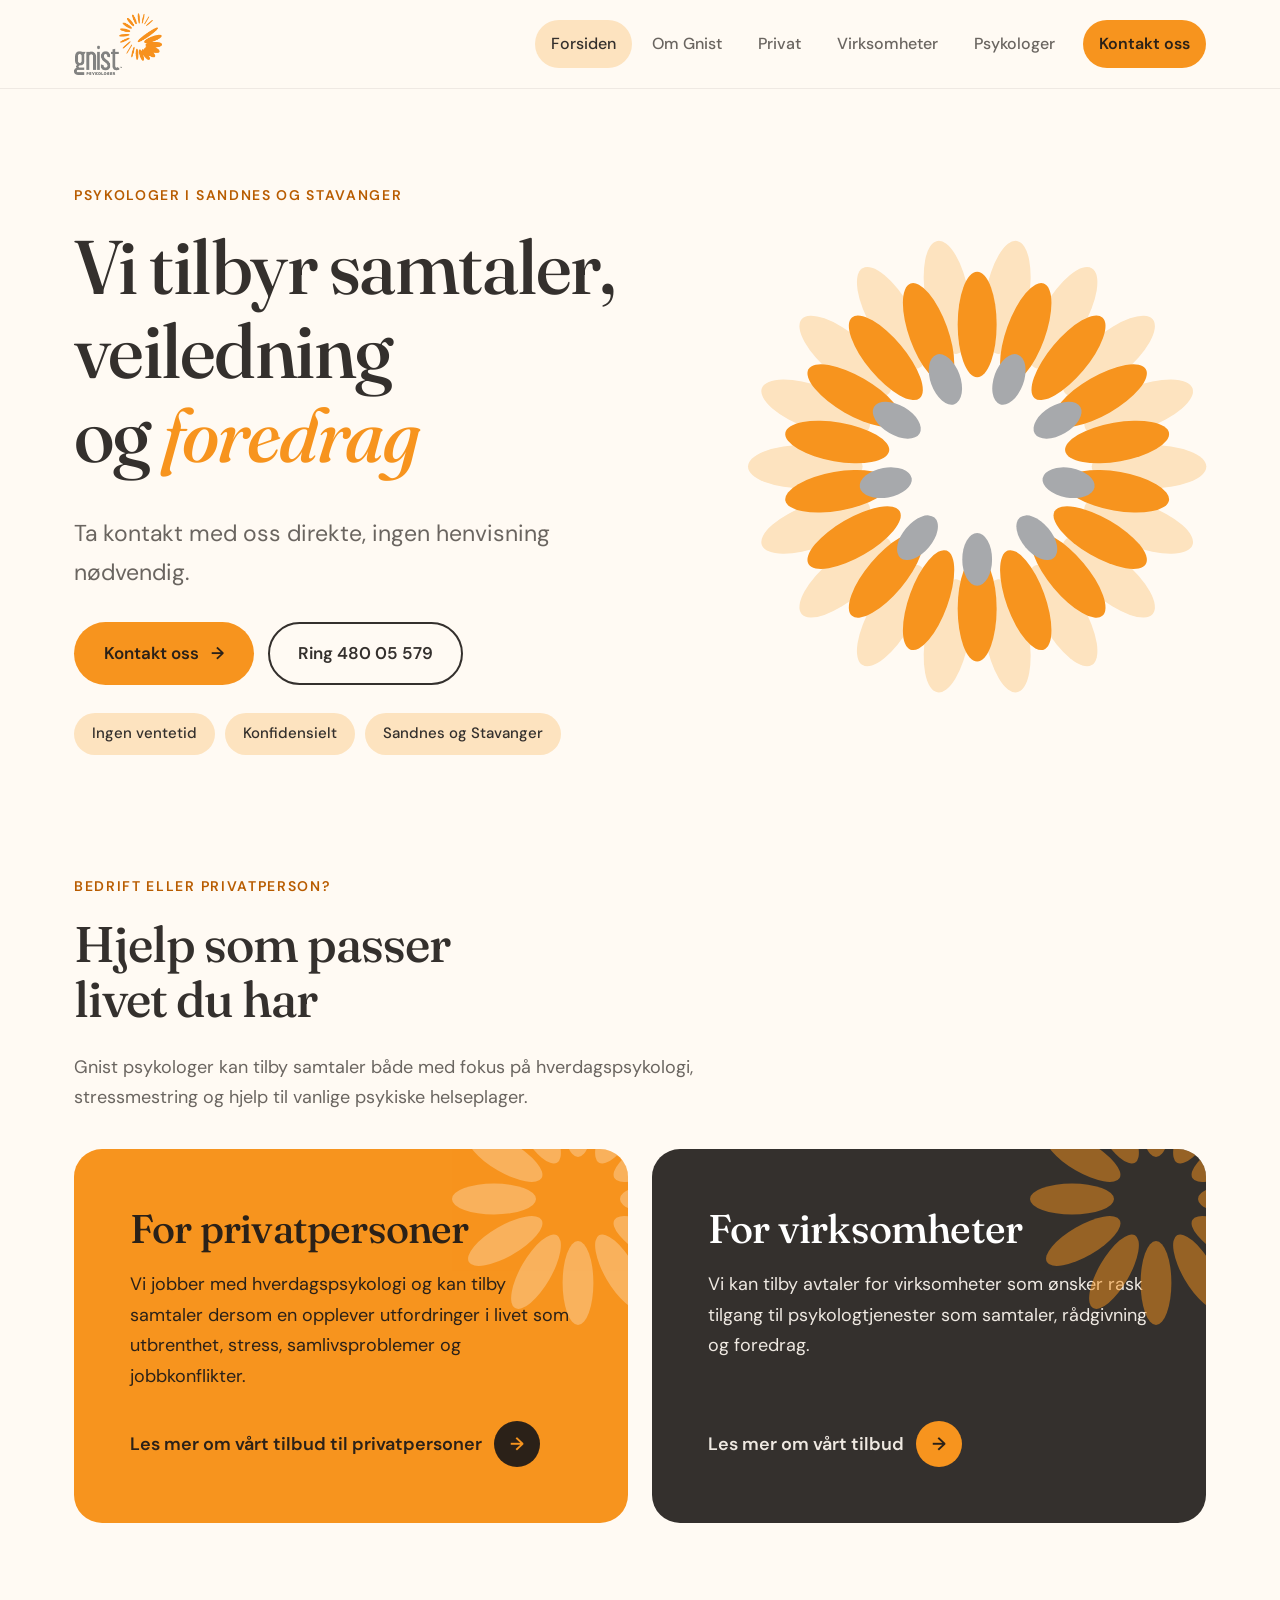
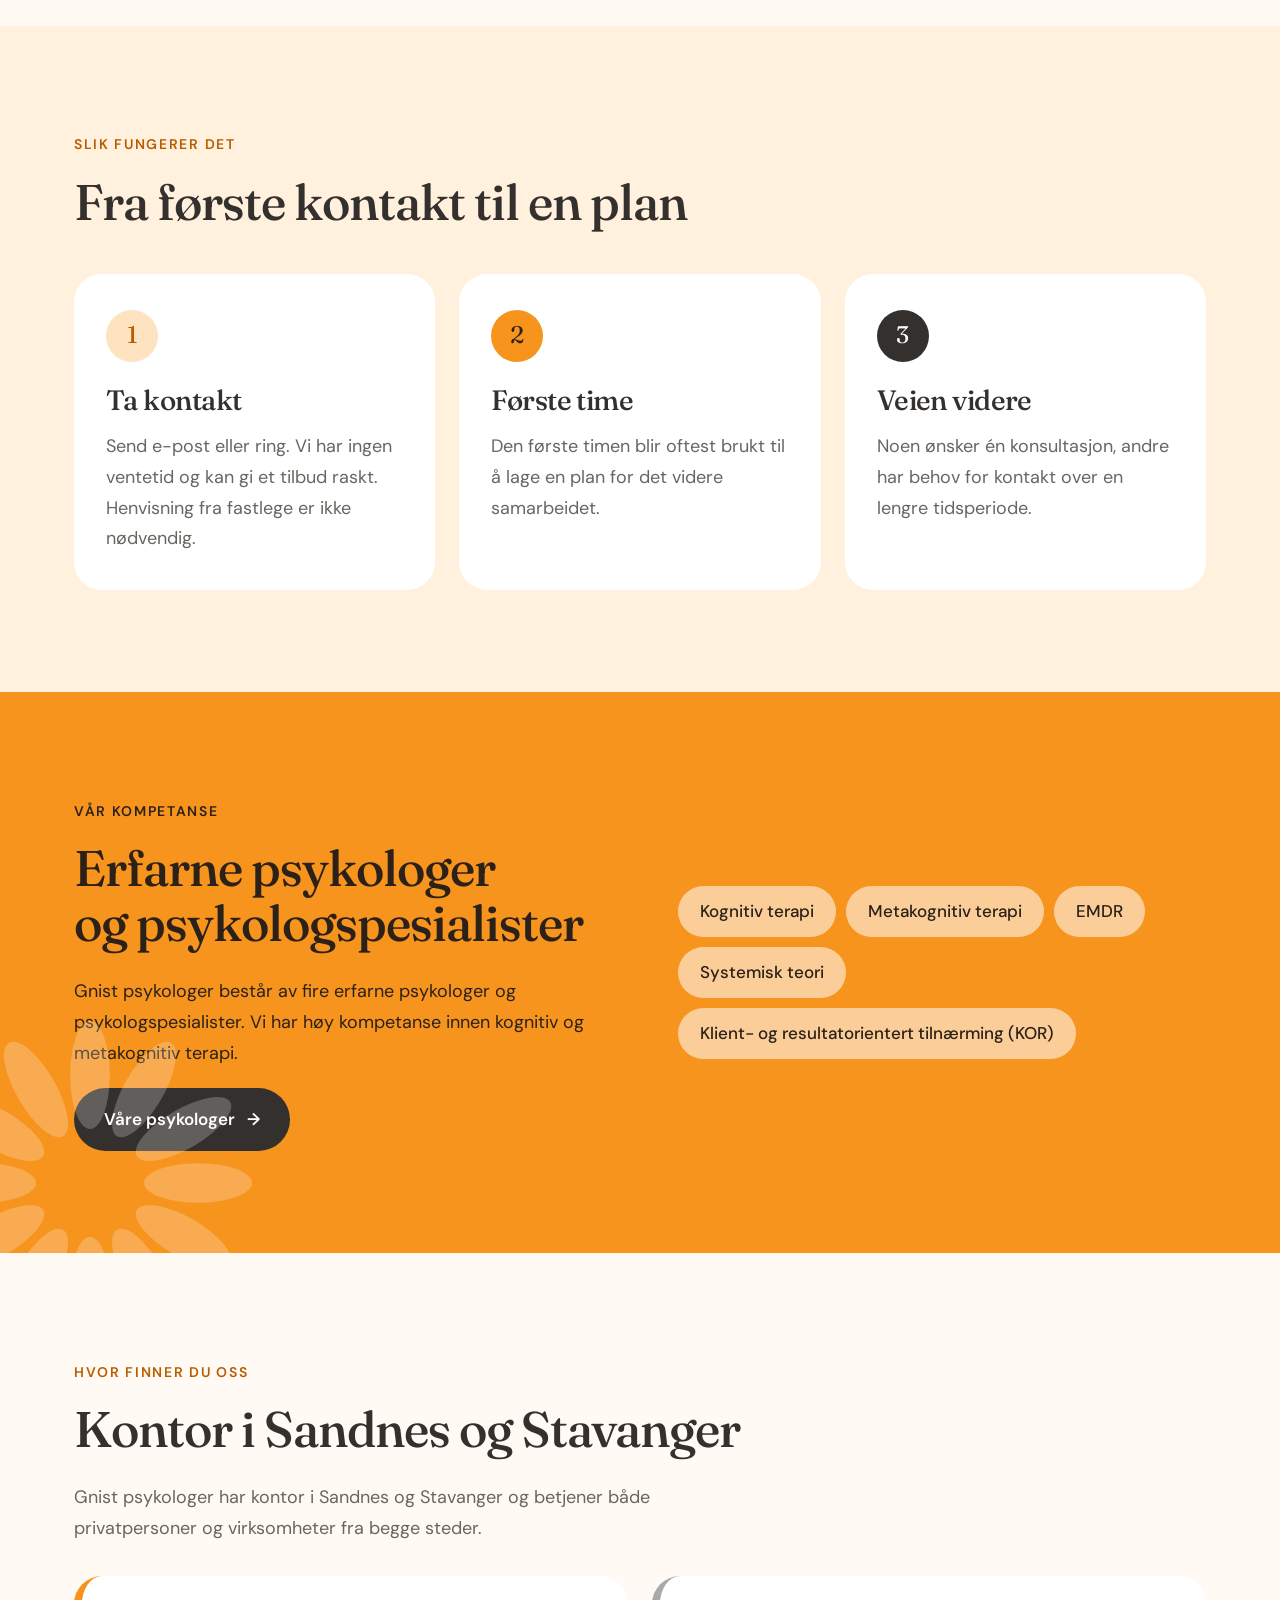
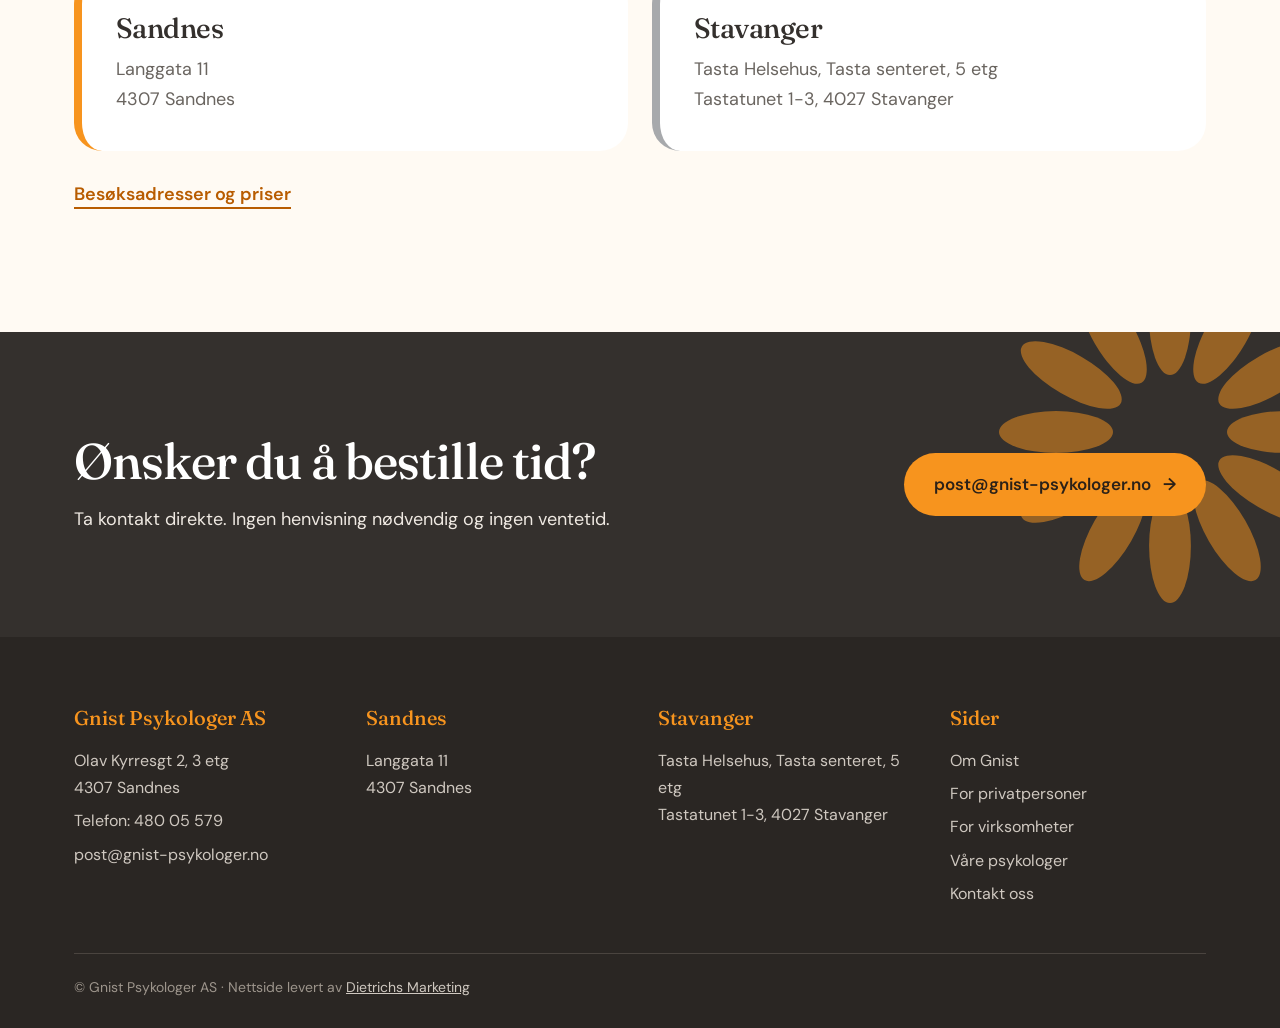
<file: index.html>
<!doctype html>
<html lang="nb">
<head>
<meta charset="utf-8">
<meta name="viewport" content="width=device-width,initial-scale=1">
<title>Gnist psykologer – samtaler, veiledning og foredrag i Sandnes og Stavanger</title>
<meta name="description" content="Gnist psykologer tilbyr samtaler, veiledning og foredrag for privatpersoner og virksomheter. Kontor i Sandnes og Stavanger. Ingen henvisning nødvendig.">
<meta name="theme-color" content="#F7941E">
<link rel="icon" href="assets/logo.png">
<link rel="preconnect" href="https://fonts.googleapis.com">
<link rel="preconnect" href="https://fonts.gstatic.com" crossorigin>
<link href="https://fonts.googleapis.com/css2?family=DM+Sans:wght@400;500;600&family=Fraunces:ital,opsz,wght@0,9..144,500;1,9..144,500&display=swap" rel="stylesheet">
<link rel="stylesheet" href="style.css?v=2">
<!-- SPORING: kildesiden har ingen analytics/GTM/cookie-banner (sjekket). Ingenting å sette inn her. -->
</head>
<body>
<header class="site-header"><div class="wrap bar">
<a class="logo" href="index.html" aria-label="Gnist psykologer – forsiden"><img src="assets/logo.png" alt="Gnist psykologer" width="165" height="116"></a>
<button class="burger" aria-label="Åpne meny" aria-expanded="false"><span></span><span></span><span></span></button>
<nav class="nav" id="nav" aria-label="Hovedmeny"><button class="drawer-close" aria-label="Lukk meny">&times;</button><a href="index.html" aria-current="page">Forsiden</a><a href="om-gnist.html">Om Gnist</a><a href="for-privatpersoner.html">Privat</a><a href="for-virksomheter.html">Virksomheter</a><a href="vare-psykologer.html">Psykologer</a><a class="pill" href="kontakt-oss.html">Kontakt oss</a></nav>
</div></header>
<div class="scrim"></div>
<main>
<section class="hero"><div class="wrap">
<div class="hero-copy"><span class="kicker">Psykologer i Sandnes og Stavanger</span>
<h1>Vi tilbyr samtaler, veiledning og <em>foredrag</em></h1>
<p class="lede">Ta kontakt med oss direkte, ingen henvisning nødvendig.</p>
<div class="hero-actions"><a class="btn" href="kontakt-oss.html">Kontakt oss <span class="arr">→</span></a><a class="btn btn-line" href="tel:+4748005579">Ring 480 05 579</a></div>
<ul class="tags"><li>Ingen ventetid</li><li>Konfidensielt</li><li>Sandnes og Stavanger</li></ul></div>
<div class="hero-art"><svg viewBox="0 0 400 400" xmlns="http://www.w3.org/2000/svg" aria-hidden="true" focusable="false"><ellipse cx="200" cy="50.0" rx="19.0" ry="50.0" fill="#FDE3BF" transform="rotate(10.0 200 200)"/><ellipse cx="200" cy="50.0" rx="19.0" ry="50.0" fill="#FDE3BF" transform="rotate(30.0 200 200)"/><ellipse cx="200" cy="50.0" rx="19.0" ry="50.0" fill="#FDE3BF" transform="rotate(50.0 200 200)"/><ellipse cx="200" cy="50.0" rx="19.0" ry="50.0" fill="#FDE3BF" transform="rotate(70.0 200 200)"/><ellipse cx="200" cy="50.0" rx="19.0" ry="50.0" fill="#FDE3BF" transform="rotate(90.0 200 200)"/><ellipse cx="200" cy="50.0" rx="19.0" ry="50.0" fill="#FDE3BF" transform="rotate(110.0 200 200)"/><ellipse cx="200" cy="50.0" rx="19.0" ry="50.0" fill="#FDE3BF" transform="rotate(130.0 200 200)"/><ellipse cx="200" cy="50.0" rx="19.0" ry="50.0" fill="#FDE3BF" transform="rotate(150.0 200 200)"/><ellipse cx="200" cy="50.0" rx="19.0" ry="50.0" fill="#FDE3BF" transform="rotate(170.0 200 200)"/><ellipse cx="200" cy="50.0" rx="19.0" ry="50.0" fill="#FDE3BF" transform="rotate(190.0 200 200)"/><ellipse cx="200" cy="50.0" rx="19.0" ry="50.0" fill="#FDE3BF" transform="rotate(210.0 200 200)"/><ellipse cx="200" cy="50.0" rx="19.0" ry="50.0" fill="#FDE3BF" transform="rotate(230.0 200 200)"/><ellipse cx="200" cy="50.0" rx="19.0" ry="50.0" fill="#FDE3BF" transform="rotate(250.0 200 200)"/><ellipse cx="200" cy="50.0" rx="19.0" ry="50.0" fill="#FDE3BF" transform="rotate(270.0 200 200)"/><ellipse cx="200" cy="50.0" rx="19.0" ry="50.0" fill="#FDE3BF" transform="rotate(290.0 200 200)"/><ellipse cx="200" cy="50.0" rx="19.0" ry="50.0" fill="#FDE3BF" transform="rotate(310.0 200 200)"/><ellipse cx="200" cy="50.0" rx="19.0" ry="50.0" fill="#FDE3BF" transform="rotate(330.0 200 200)"/><ellipse cx="200" cy="50.0" rx="19.0" ry="50.0" fill="#FDE3BF" transform="rotate(350.0 200 200)"/><ellipse cx="200" cy="76.0" rx="17.0" ry="46.0" fill="#F7941E" transform="rotate(0.0 200 200)"/><ellipse cx="200" cy="76.0" rx="17.0" ry="46.0" fill="#F7941E" transform="rotate(20.0 200 200)"/><ellipse cx="200" cy="76.0" rx="17.0" ry="46.0" fill="#F7941E" transform="rotate(40.0 200 200)"/><ellipse cx="200" cy="76.0" rx="17.0" ry="46.0" fill="#F7941E" transform="rotate(60.0 200 200)"/><ellipse cx="200" cy="76.0" rx="17.0" ry="46.0" fill="#F7941E" transform="rotate(80.0 200 200)"/><ellipse cx="200" cy="76.0" rx="17.0" ry="46.0" fill="#F7941E" transform="rotate(100.0 200 200)"/><ellipse cx="200" cy="76.0" rx="17.0" ry="46.0" fill="#F7941E" transform="rotate(120.0 200 200)"/><ellipse cx="200" cy="76.0" rx="17.0" ry="46.0" fill="#F7941E" transform="rotate(140.0 200 200)"/><ellipse cx="200" cy="76.0" rx="17.0" ry="46.0" fill="#F7941E" transform="rotate(160.0 200 200)"/><ellipse cx="200" cy="76.0" rx="17.0" ry="46.0" fill="#F7941E" transform="rotate(180.0 200 200)"/><ellipse cx="200" cy="76.0" rx="17.0" ry="46.0" fill="#F7941E" transform="rotate(200.0 200 200)"/><ellipse cx="200" cy="76.0" rx="17.0" ry="46.0" fill="#F7941E" transform="rotate(220.0 200 200)"/><ellipse cx="200" cy="76.0" rx="17.0" ry="46.0" fill="#F7941E" transform="rotate(240.0 200 200)"/><ellipse cx="200" cy="76.0" rx="17.0" ry="46.0" fill="#F7941E" transform="rotate(260.0 200 200)"/><ellipse cx="200" cy="76.0" rx="17.0" ry="46.0" fill="#F7941E" transform="rotate(280.0 200 200)"/><ellipse cx="200" cy="76.0" rx="17.0" ry="46.0" fill="#F7941E" transform="rotate(300.0 200 200)"/><ellipse cx="200" cy="76.0" rx="17.0" ry="46.0" fill="#F7941E" transform="rotate(320.0 200 200)"/><ellipse cx="200" cy="76.0" rx="17.0" ry="46.0" fill="#F7941E" transform="rotate(340.0 200 200)"/><ellipse cx="200" cy="119.0" rx="13.0" ry="23.0" fill="#A7A9AC" transform="rotate(20.0 200 200)"/><ellipse cx="200" cy="119.0" rx="13.0" ry="23.0" fill="#A7A9AC" transform="rotate(60.0 200 200)"/><ellipse cx="200" cy="119.0" rx="13.0" ry="23.0" fill="#A7A9AC" transform="rotate(100.0 200 200)"/><ellipse cx="200" cy="119.0" rx="13.0" ry="23.0" fill="#A7A9AC" transform="rotate(140.0 200 200)"/><ellipse cx="200" cy="119.0" rx="13.0" ry="23.0" fill="#A7A9AC" transform="rotate(180.0 200 200)"/><ellipse cx="200" cy="119.0" rx="13.0" ry="23.0" fill="#A7A9AC" transform="rotate(220.0 200 200)"/><ellipse cx="200" cy="119.0" rx="13.0" ry="23.0" fill="#A7A9AC" transform="rotate(260.0 200 200)"/><ellipse cx="200" cy="119.0" rx="13.0" ry="23.0" fill="#A7A9AC" transform="rotate(300.0 200 200)"/><ellipse cx="200" cy="119.0" rx="13.0" ry="23.0" fill="#A7A9AC" transform="rotate(340.0 200 200)"/></svg></div>
</div></section>
<section style="padding-top:0"><div class="wrap">
<span class="kicker">Bedrift eller privatperson?</span>
<h2 style="max-width:18ch">Hjelp som passer livet du har</h2>
<p style="max-width:56ch;color:var(--ink-soft)">Gnist psykologer kan tilby samtaler både med fokus på hverdagspsykologi, stressmestring og hjelp til vanlige psykiske helseplager.</p>
<div class="paths" style="margin-top:36px">
<a class="path a reveal" href="for-privatpersoner.html"><div class="deco"><svg viewBox="0 0 400 400" xmlns="http://www.w3.org/2000/svg" aria-hidden="true" focusable="false"><ellipse cx="200" cy="80.0" rx="22.0" ry="60.0" fill="#fff" transform="rotate(0.0 200 200)"/><ellipse cx="200" cy="80.0" rx="22.0" ry="60.0" fill="#fff" transform="rotate(30.0 200 200)"/><ellipse cx="200" cy="80.0" rx="22.0" ry="60.0" fill="#fff" transform="rotate(60.0 200 200)"/><ellipse cx="200" cy="80.0" rx="22.0" ry="60.0" fill="#fff" transform="rotate(90.0 200 200)"/><ellipse cx="200" cy="80.0" rx="22.0" ry="60.0" fill="#fff" transform="rotate(120.0 200 200)"/><ellipse cx="200" cy="80.0" rx="22.0" ry="60.0" fill="#fff" transform="rotate(150.0 200 200)"/><ellipse cx="200" cy="80.0" rx="22.0" ry="60.0" fill="#fff" transform="rotate(180.0 200 200)"/><ellipse cx="200" cy="80.0" rx="22.0" ry="60.0" fill="#fff" transform="rotate(210.0 200 200)"/><ellipse cx="200" cy="80.0" rx="22.0" ry="60.0" fill="#fff" transform="rotate(240.0 200 200)"/><ellipse cx="200" cy="80.0" rx="22.0" ry="60.0" fill="#fff" transform="rotate(270.0 200 200)"/><ellipse cx="200" cy="80.0" rx="22.0" ry="60.0" fill="#fff" transform="rotate(300.0 200 200)"/><ellipse cx="200" cy="80.0" rx="22.0" ry="60.0" fill="#fff" transform="rotate(330.0 200 200)"/></svg></div><h3>For privatpersoner</h3><p>Vi jobber med hverdagspsykologi og kan tilby samtaler dersom en opplever utfordringer i livet som utbrenthet, stress, samlivsproblemer og jobbkonflikter.</p><span class="go">Les mer om vårt tilbud til privatpersoner <i>→</i></span></a>
<a class="path b reveal" href="for-virksomheter.html"><div class="deco"><svg viewBox="0 0 400 400" xmlns="http://www.w3.org/2000/svg" aria-hidden="true" focusable="false"><ellipse cx="200" cy="80.0" rx="22.0" ry="60.0" fill="#F7941E" transform="rotate(0.0 200 200)"/><ellipse cx="200" cy="80.0" rx="22.0" ry="60.0" fill="#F7941E" transform="rotate(30.0 200 200)"/><ellipse cx="200" cy="80.0" rx="22.0" ry="60.0" fill="#F7941E" transform="rotate(60.0 200 200)"/><ellipse cx="200" cy="80.0" rx="22.0" ry="60.0" fill="#F7941E" transform="rotate(90.0 200 200)"/><ellipse cx="200" cy="80.0" rx="22.0" ry="60.0" fill="#F7941E" transform="rotate(120.0 200 200)"/><ellipse cx="200" cy="80.0" rx="22.0" ry="60.0" fill="#F7941E" transform="rotate(150.0 200 200)"/><ellipse cx="200" cy="80.0" rx="22.0" ry="60.0" fill="#F7941E" transform="rotate(180.0 200 200)"/><ellipse cx="200" cy="80.0" rx="22.0" ry="60.0" fill="#F7941E" transform="rotate(210.0 200 200)"/><ellipse cx="200" cy="80.0" rx="22.0" ry="60.0" fill="#F7941E" transform="rotate(240.0 200 200)"/><ellipse cx="200" cy="80.0" rx="22.0" ry="60.0" fill="#F7941E" transform="rotate(270.0 200 200)"/><ellipse cx="200" cy="80.0" rx="22.0" ry="60.0" fill="#F7941E" transform="rotate(300.0 200 200)"/><ellipse cx="200" cy="80.0" rx="22.0" ry="60.0" fill="#F7941E" transform="rotate(330.0 200 200)"/></svg></div><h3>For virksomheter</h3><p>Vi kan tilby avtaler for virksomheter som ønsker rask tilgang til psykologtjenester som samtaler, rådgivning og foredrag.</p><span class="go">Les mer om vårt tilbud <i>→</i></span></a>
</div></div></section>
<section class="tint"><div class="wrap">
<span class="kicker">Slik fungerer det</span>
<h2 style="max-width:20ch">Fra første kontakt til en plan</h2>
<div class="steps">
<div class="step reveal"><h3>Ta kontakt</h3><p>Send e-post eller ring. Vi har ingen ventetid og kan gi et tilbud raskt. Henvisning fra fastlege er ikke nødvendig.</p></div>
<div class="step reveal"><h3>Første time</h3><p>Den første timen blir oftest brukt til å lage en plan for det videre samarbeidet.</p></div>
<div class="step reveal"><h3>Veien videre</h3><p>Noen ønsker én konsultasjon, andre har behov for kontakt over en lengre tidsperiode.</p></div>
</div></div></section>
<section class="band"><div class="deco"><svg viewBox="0 0 400 400" xmlns="http://www.w3.org/2000/svg" aria-hidden="true" focusable="false"><ellipse cx="200" cy="80.0" rx="22.0" ry="60.0" fill="#fff" transform="rotate(0.0 200 200)"/><ellipse cx="200" cy="80.0" rx="22.0" ry="60.0" fill="#fff" transform="rotate(30.0 200 200)"/><ellipse cx="200" cy="80.0" rx="22.0" ry="60.0" fill="#fff" transform="rotate(60.0 200 200)"/><ellipse cx="200" cy="80.0" rx="22.0" ry="60.0" fill="#fff" transform="rotate(90.0 200 200)"/><ellipse cx="200" cy="80.0" rx="22.0" ry="60.0" fill="#fff" transform="rotate(120.0 200 200)"/><ellipse cx="200" cy="80.0" rx="22.0" ry="60.0" fill="#fff" transform="rotate(150.0 200 200)"/><ellipse cx="200" cy="80.0" rx="22.0" ry="60.0" fill="#fff" transform="rotate(180.0 200 200)"/><ellipse cx="200" cy="80.0" rx="22.0" ry="60.0" fill="#fff" transform="rotate(210.0 200 200)"/><ellipse cx="200" cy="80.0" rx="22.0" ry="60.0" fill="#fff" transform="rotate(240.0 200 200)"/><ellipse cx="200" cy="80.0" rx="22.0" ry="60.0" fill="#fff" transform="rotate(270.0 200 200)"/><ellipse cx="200" cy="80.0" rx="22.0" ry="60.0" fill="#fff" transform="rotate(300.0 200 200)"/><ellipse cx="200" cy="80.0" rx="22.0" ry="60.0" fill="#fff" transform="rotate(330.0 200 200)"/></svg></div><div class="wrap">
<div><span class="kicker">Vår kompetanse</span><h2>Erfarne psykologer og psykologspesialister</h2>
<p>Gnist psykologer består av fire erfarne psykologer og psykologspesialister. Vi har høy kompetanse innen kognitiv og metakognitiv terapi.</p>
<a class="btn btn-dark" href="vare-psykologer.html">Våre psykologer <span class="arr">→</span></a></div>
<ul class="chips"><li>Kognitiv terapi</li><li>Metakognitiv terapi</li><li>EMDR</li><li>Systemisk teori</li><li>Klient- og resultatorientert tilnærming (KOR)</li></ul>
</div></section>
<section><div class="wrap">
<span class="kicker">Hvor finner du oss</span>
<h2>Kontor i Sandnes og Stavanger</h2>
<p style="max-width:56ch;color:var(--ink-soft)">Gnist psykologer har kontor i Sandnes og Stavanger og betjener både privatpersoner og virksomheter fra begge steder.</p>
<div class="offices" style="margin-top:32px">
<div class="office"><h3>Sandnes</h3><p>Langgata 11<br>4307 Sandnes</p></div>
<div class="office"><h3>Stavanger</h3><p>Tasta Helsehus, Tasta senteret, 5 etg<br>Tastatunet 1-3, 4027 Stavanger</p></div>
</div>
<p style="margin-top:28px"><a class="tlink" href="kontakt-oss.html">Besøksadresser og priser</a></p>
</div></section>
<section class="cta"><div class="deco"><svg viewBox="0 0 400 400" xmlns="http://www.w3.org/2000/svg" aria-hidden="true" focusable="false"><ellipse cx="200" cy="80.0" rx="22.0" ry="60.0" fill="#F7941E" transform="rotate(0.0 200 200)"/><ellipse cx="200" cy="80.0" rx="22.0" ry="60.0" fill="#F7941E" transform="rotate(30.0 200 200)"/><ellipse cx="200" cy="80.0" rx="22.0" ry="60.0" fill="#F7941E" transform="rotate(60.0 200 200)"/><ellipse cx="200" cy="80.0" rx="22.0" ry="60.0" fill="#F7941E" transform="rotate(90.0 200 200)"/><ellipse cx="200" cy="80.0" rx="22.0" ry="60.0" fill="#F7941E" transform="rotate(120.0 200 200)"/><ellipse cx="200" cy="80.0" rx="22.0" ry="60.0" fill="#F7941E" transform="rotate(150.0 200 200)"/><ellipse cx="200" cy="80.0" rx="22.0" ry="60.0" fill="#F7941E" transform="rotate(180.0 200 200)"/><ellipse cx="200" cy="80.0" rx="22.0" ry="60.0" fill="#F7941E" transform="rotate(210.0 200 200)"/><ellipse cx="200" cy="80.0" rx="22.0" ry="60.0" fill="#F7941E" transform="rotate(240.0 200 200)"/><ellipse cx="200" cy="80.0" rx="22.0" ry="60.0" fill="#F7941E" transform="rotate(270.0 200 200)"/><ellipse cx="200" cy="80.0" rx="22.0" ry="60.0" fill="#F7941E" transform="rotate(300.0 200 200)"/><ellipse cx="200" cy="80.0" rx="22.0" ry="60.0" fill="#F7941E" transform="rotate(330.0 200 200)"/></svg></div><div class="wrap">
<div><h2>Ønsker du å bestille tid?</h2><p>Ta kontakt direkte. Ingen henvisning nødvendig og ingen ventetid.</p></div>
<a class="btn" href="mailto:post@gnist-psykologer.no?subject=Henvendelse%20fra%20websiden">post@gnist-psykologer.no <span class="arr">→</span></a>
</div></section>
</main>
<footer class="site-footer"><div class="wrap">
<div class="foot">
<div><h4>Gnist Psykologer AS</h4><p>Olav Kyrresgt 2, 3 etg<br>4307 Sandnes</p><a href="tel:+4748005579">Telefon: 480 05 579</a><a href="mailto:post@gnist-psykologer.no?subject=Henvendelse%20fra%20websiden">post@gnist-psykologer.no</a></div>
<div><h4>Sandnes</h4><p>Langgata 11<br>4307 Sandnes</p></div>
<div><h4>Stavanger</h4><p>Tasta Helsehus, Tasta senteret, 5 etg<br>Tastatunet 1-3, 4027 Stavanger</p></div>
<div><h4>Sider</h4><a href="om-gnist.html">Om Gnist</a><a href="for-privatpersoner.html">For privatpersoner</a><a href="for-virksomheter.html">For virksomheter</a><a href="vare-psykologer.html">Våre psykologer</a><a href="kontakt-oss.html">Kontakt oss</a></div>
</div>
<div class="legal">&copy; Gnist Psykologer AS &middot; Nettside levert av <a href="https://dmarketing.no">Dietrichs Marketing</a></div>
</div></footer>
<script src="app.js?v=2"></script>
</body>
</html>
</file>
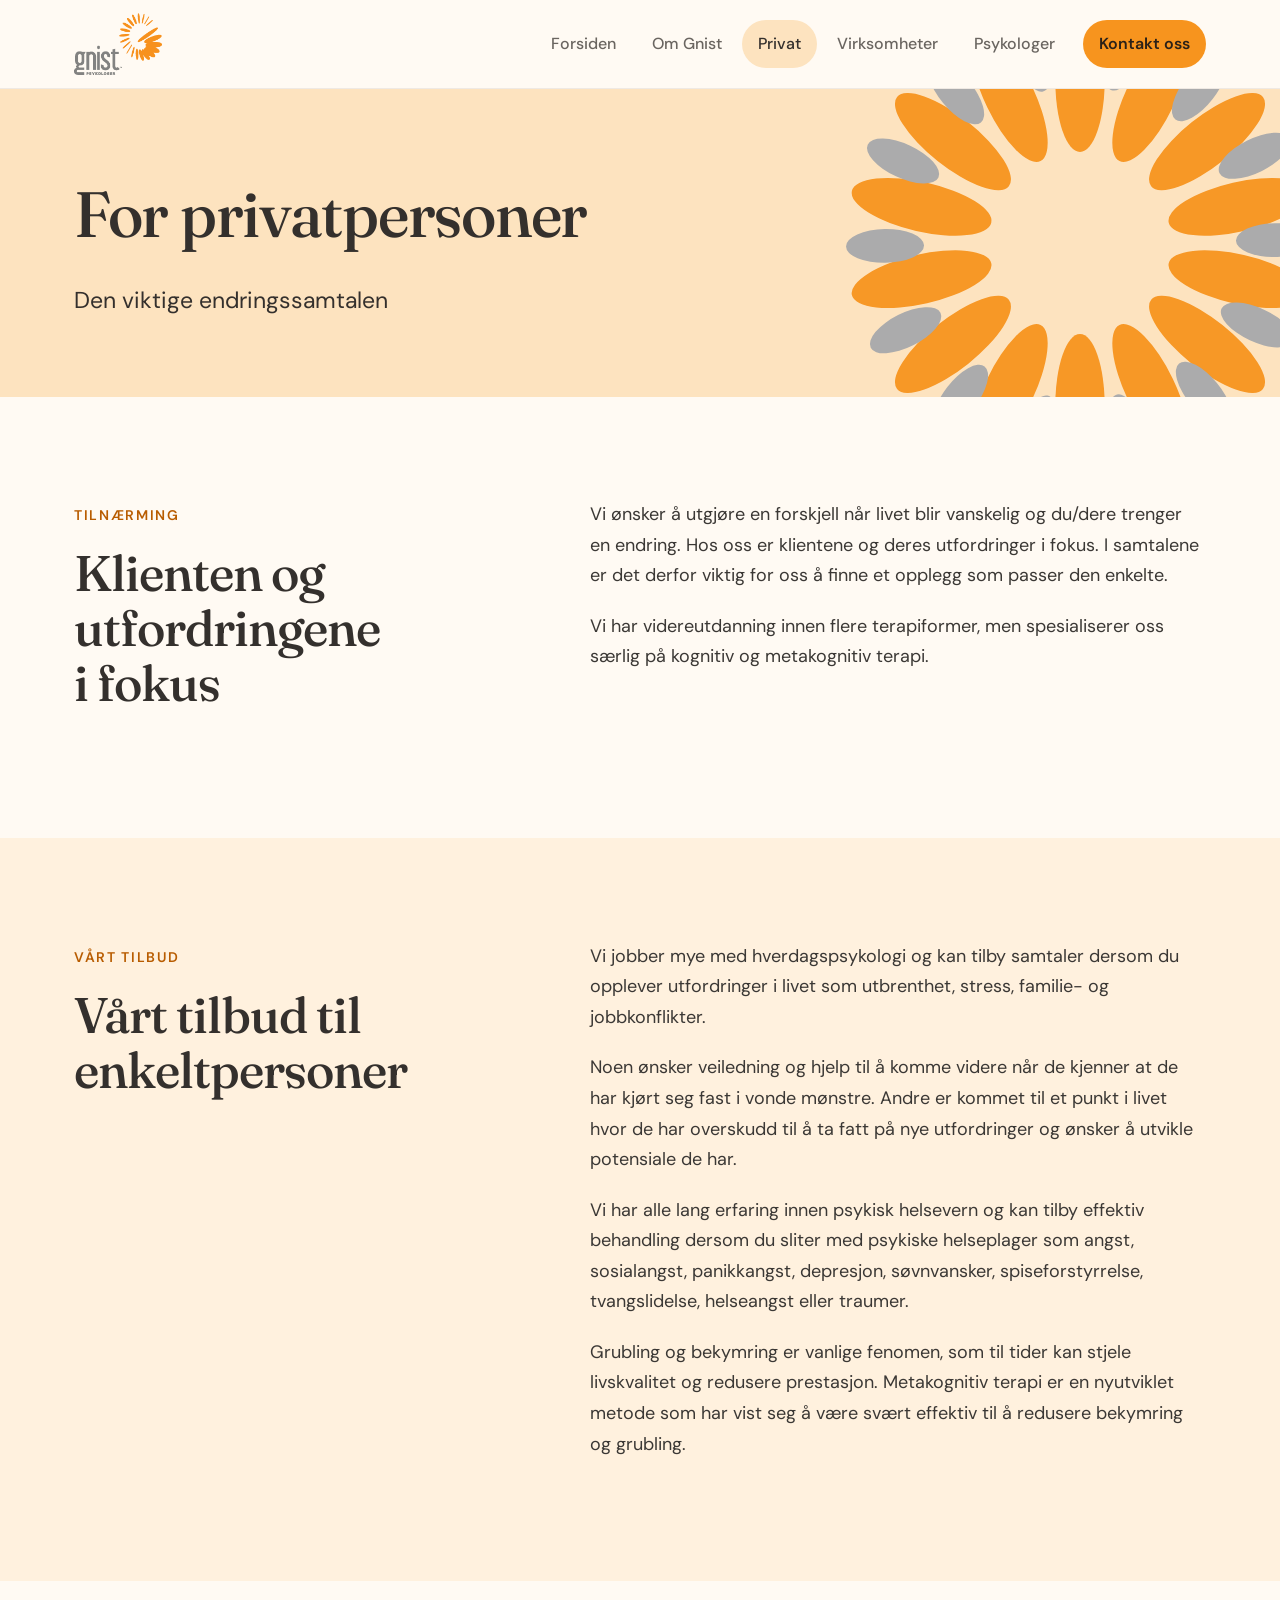
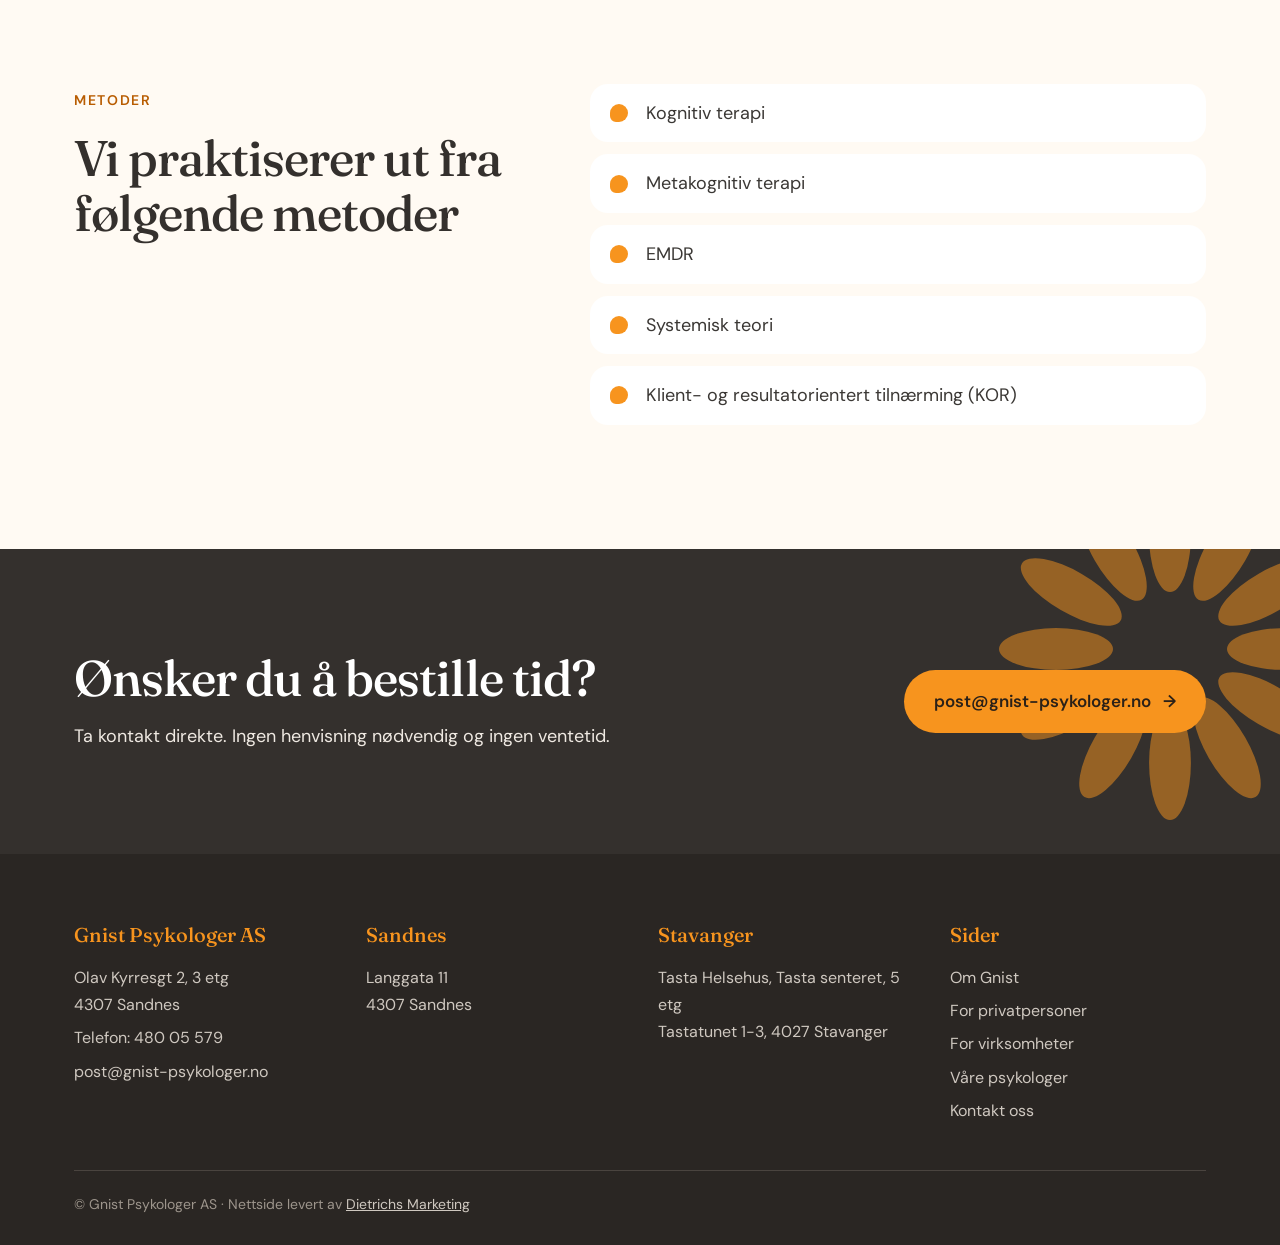
<file: for-privatpersoner.html>
<!doctype html>
<html lang="nb">
<head>
<meta charset="utf-8">
<meta name="viewport" content="width=device-width,initial-scale=1">
<title>For privatpersoner – Gnist psykologer</title>
<meta name="description" content="Samtaler ved utbrenthet, stress, samlivsproblemer og psykiske helseplager. Kognitiv og metakognitiv terapi i Sandnes og Stavanger.">
<meta name="theme-color" content="#F7941E">
<link rel="icon" href="assets/logo.png">
<link rel="preconnect" href="https://fonts.googleapis.com">
<link rel="preconnect" href="https://fonts.gstatic.com" crossorigin>
<link href="https://fonts.googleapis.com/css2?family=DM+Sans:wght@400;500;600&family=Fraunces:ital,opsz,wght@0,9..144,500;1,9..144,500&display=swap" rel="stylesheet">
<link rel="stylesheet" href="style.css?v=2">
<!-- SPORING: kildesiden har ingen analytics/GTM/cookie-banner (sjekket). Ingenting å sette inn her. -->
</head>
<body>
<header class="site-header"><div class="wrap bar">
<a class="logo" href="index.html" aria-label="Gnist psykologer – forsiden"><img src="assets/logo.png" alt="Gnist psykologer" width="165" height="116"></a>
<button class="burger" aria-label="Åpne meny" aria-expanded="false"><span></span><span></span><span></span></button>
<nav class="nav" id="nav" aria-label="Hovedmeny"><button class="drawer-close" aria-label="Lukk meny">&times;</button><a href="index.html">Forsiden</a><a href="om-gnist.html">Om Gnist</a><a href="for-privatpersoner.html" aria-current="page">Privat</a><a href="for-virksomheter.html">Virksomheter</a><a href="vare-psykologer.html">Psykologer</a><a class="pill" href="kontakt-oss.html">Kontakt oss</a></nav>
</div></header>
<div class="scrim"></div>
<main>
<section class="subhero"><div class="art"><svg viewBox="0 0 400 400" xmlns="http://www.w3.org/2000/svg" aria-hidden="true" focusable="false"><ellipse cx="200" cy="75.0" rx="19.0" ry="55.0" fill="#F7941E" transform="rotate(0.0 200 200)"/><ellipse cx="200" cy="75.0" rx="19.0" ry="55.0" fill="#F7941E" transform="rotate(25.714285714285715 200 200)"/><ellipse cx="200" cy="75.0" rx="19.0" ry="55.0" fill="#F7941E" transform="rotate(51.42857142857143 200 200)"/><ellipse cx="200" cy="75.0" rx="19.0" ry="55.0" fill="#F7941E" transform="rotate(77.14285714285714 200 200)"/><ellipse cx="200" cy="75.0" rx="19.0" ry="55.0" fill="#F7941E" transform="rotate(102.85714285714286 200 200)"/><ellipse cx="200" cy="75.0" rx="19.0" ry="55.0" fill="#F7941E" transform="rotate(128.57142857142858 200 200)"/><ellipse cx="200" cy="75.0" rx="19.0" ry="55.0" fill="#F7941E" transform="rotate(154.28571428571428 200 200)"/><ellipse cx="200" cy="75.0" rx="19.0" ry="55.0" fill="#F7941E" transform="rotate(180.0 200 200)"/><ellipse cx="200" cy="75.0" rx="19.0" ry="55.0" fill="#F7941E" transform="rotate(205.71428571428572 200 200)"/><ellipse cx="200" cy="75.0" rx="19.0" ry="55.0" fill="#F7941E" transform="rotate(231.42857142857144 200 200)"/><ellipse cx="200" cy="75.0" rx="19.0" ry="55.0" fill="#F7941E" transform="rotate(257.14285714285717 200 200)"/><ellipse cx="200" cy="75.0" rx="19.0" ry="55.0" fill="#F7941E" transform="rotate(282.8571428571429 200 200)"/><ellipse cx="200" cy="75.0" rx="19.0" ry="55.0" fill="#F7941E" transform="rotate(308.57142857142856 200 200)"/><ellipse cx="200" cy="75.0" rx="19.0" ry="55.0" fill="#F7941E" transform="rotate(334.2857142857143 200 200)"/><ellipse cx="200" cy="50.0" rx="13.0" ry="30.0" fill="#A7A9AC" transform="rotate(12.0 200 200)"/><ellipse cx="200" cy="50.0" rx="13.0" ry="30.0" fill="#A7A9AC" transform="rotate(37.714285714285715 200 200)"/><ellipse cx="200" cy="50.0" rx="13.0" ry="30.0" fill="#A7A9AC" transform="rotate(63.42857142857143 200 200)"/><ellipse cx="200" cy="50.0" rx="13.0" ry="30.0" fill="#A7A9AC" transform="rotate(89.14285714285714 200 200)"/><ellipse cx="200" cy="50.0" rx="13.0" ry="30.0" fill="#A7A9AC" transform="rotate(114.85714285714286 200 200)"/><ellipse cx="200" cy="50.0" rx="13.0" ry="30.0" fill="#A7A9AC" transform="rotate(140.57142857142858 200 200)"/><ellipse cx="200" cy="50.0" rx="13.0" ry="30.0" fill="#A7A9AC" transform="rotate(166.28571428571428 200 200)"/><ellipse cx="200" cy="50.0" rx="13.0" ry="30.0" fill="#A7A9AC" transform="rotate(192.0 200 200)"/><ellipse cx="200" cy="50.0" rx="13.0" ry="30.0" fill="#A7A9AC" transform="rotate(217.71428571428572 200 200)"/><ellipse cx="200" cy="50.0" rx="13.0" ry="30.0" fill="#A7A9AC" transform="rotate(243.42857142857144 200 200)"/><ellipse cx="200" cy="50.0" rx="13.0" ry="30.0" fill="#A7A9AC" transform="rotate(269.14285714285717 200 200)"/><ellipse cx="200" cy="50.0" rx="13.0" ry="30.0" fill="#A7A9AC" transform="rotate(294.8571428571429 200 200)"/><ellipse cx="200" cy="50.0" rx="13.0" ry="30.0" fill="#A7A9AC" transform="rotate(320.57142857142856 200 200)"/><ellipse cx="200" cy="50.0" rx="13.0" ry="30.0" fill="#A7A9AC" transform="rotate(346.2857142857143 200 200)"/></svg></div><div class="wrap"><h1>For privatpersoner</h1><p class="lede">Den viktige endringssamtalen</p></div></section>
<section><div class="wrap two">
<div><span class="kicker">Tilnærming</span><h2>Klienten og utfordringene i fokus</h2></div>
<div class="prose">
<p>Vi ønsker å utgjøre en forskjell når livet blir vanskelig og du/dere trenger en endring. Hos oss er klientene og deres utfordringer i fokus. I samtalene er det derfor viktig for oss å finne et opplegg som passer den enkelte.</p>
<p>Vi har videreutdanning innen flere terapiformer, men spesialiserer oss særlig på kognitiv og metakognitiv terapi.</p>
</div></div></section>
<section class="tint"><div class="wrap two">
<div><span class="kicker">Vårt tilbud</span><h2>Vårt tilbud til enkeltpersoner</h2></div>
<div class="prose">
<p>Vi jobber mye med hverdagspsykologi og kan tilby samtaler dersom du opplever utfordringer i livet som utbrenthet, stress, familie- og jobbkonflikter.</p>
<p>Noen ønsker veiledning og hjelp til å komme videre når de kjenner at de har kjørt seg fast i vonde mønstre. Andre er kommet til et punkt i livet hvor de har overskudd til å ta fatt på nye utfordringer og ønsker å utvikle potensiale de har.</p>
<p>Vi har alle lang erfaring innen psykisk helsevern og kan tilby effektiv behandling dersom du sliter med psykiske helseplager som angst, sosialangst, panikkangst, depresjon, søvnvansker, spiseforstyrrelse, tvangslidelse, helseangst eller traumer.</p>
<p>Grubling og bekymring er vanlige fenomen, som til tider kan stjele livskvalitet og redusere prestasjon. Metakognitiv terapi er en nyutviklet metode som har vist seg å være svært effektiv til å redusere bekymring og grubling.</p>
</div></div></section>
<section><div class="wrap two">
<div><span class="kicker">Metoder</span><h2>Vi praktiserer ut fra følgende metoder</h2></div>
<div class="prose"><ul class="list"><li>Kognitiv terapi</li><li>Metakognitiv terapi</li><li>EMDR</li><li>Systemisk teori</li><li>Klient- og resultatorientert tilnærming (KOR)</li></ul></div>
</div></section>
<section class="cta"><div class="deco"><svg viewBox="0 0 400 400" xmlns="http://www.w3.org/2000/svg" aria-hidden="true" focusable="false"><ellipse cx="200" cy="80.0" rx="22.0" ry="60.0" fill="#F7941E" transform="rotate(0.0 200 200)"/><ellipse cx="200" cy="80.0" rx="22.0" ry="60.0" fill="#F7941E" transform="rotate(30.0 200 200)"/><ellipse cx="200" cy="80.0" rx="22.0" ry="60.0" fill="#F7941E" transform="rotate(60.0 200 200)"/><ellipse cx="200" cy="80.0" rx="22.0" ry="60.0" fill="#F7941E" transform="rotate(90.0 200 200)"/><ellipse cx="200" cy="80.0" rx="22.0" ry="60.0" fill="#F7941E" transform="rotate(120.0 200 200)"/><ellipse cx="200" cy="80.0" rx="22.0" ry="60.0" fill="#F7941E" transform="rotate(150.0 200 200)"/><ellipse cx="200" cy="80.0" rx="22.0" ry="60.0" fill="#F7941E" transform="rotate(180.0 200 200)"/><ellipse cx="200" cy="80.0" rx="22.0" ry="60.0" fill="#F7941E" transform="rotate(210.0 200 200)"/><ellipse cx="200" cy="80.0" rx="22.0" ry="60.0" fill="#F7941E" transform="rotate(240.0 200 200)"/><ellipse cx="200" cy="80.0" rx="22.0" ry="60.0" fill="#F7941E" transform="rotate(270.0 200 200)"/><ellipse cx="200" cy="80.0" rx="22.0" ry="60.0" fill="#F7941E" transform="rotate(300.0 200 200)"/><ellipse cx="200" cy="80.0" rx="22.0" ry="60.0" fill="#F7941E" transform="rotate(330.0 200 200)"/></svg></div><div class="wrap">
<div><h2>Ønsker du å bestille tid?</h2><p>Ta kontakt direkte. Ingen henvisning nødvendig og ingen ventetid.</p></div>
<a class="btn" href="mailto:post@gnist-psykologer.no?subject=Henvendelse%20fra%20websiden">post@gnist-psykologer.no <span class="arr">→</span></a>
</div></section>
</main>
<footer class="site-footer"><div class="wrap">
<div class="foot">
<div><h4>Gnist Psykologer AS</h4><p>Olav Kyrresgt 2, 3 etg<br>4307 Sandnes</p><a href="tel:+4748005579">Telefon: 480 05 579</a><a href="mailto:post@gnist-psykologer.no?subject=Henvendelse%20fra%20websiden">post@gnist-psykologer.no</a></div>
<div><h4>Sandnes</h4><p>Langgata 11<br>4307 Sandnes</p></div>
<div><h4>Stavanger</h4><p>Tasta Helsehus, Tasta senteret, 5 etg<br>Tastatunet 1-3, 4027 Stavanger</p></div>
<div><h4>Sider</h4><a href="om-gnist.html">Om Gnist</a><a href="for-privatpersoner.html">For privatpersoner</a><a href="for-virksomheter.html">For virksomheter</a><a href="vare-psykologer.html">Våre psykologer</a><a href="kontakt-oss.html">Kontakt oss</a></div>
</div>
<div class="legal">&copy; Gnist Psykologer AS &middot; Nettside levert av <a href="https://dmarketing.no">Dietrichs Marketing</a></div>
</div></footer>
<script src="app.js?v=2"></script>
</body>
</html>
</file>
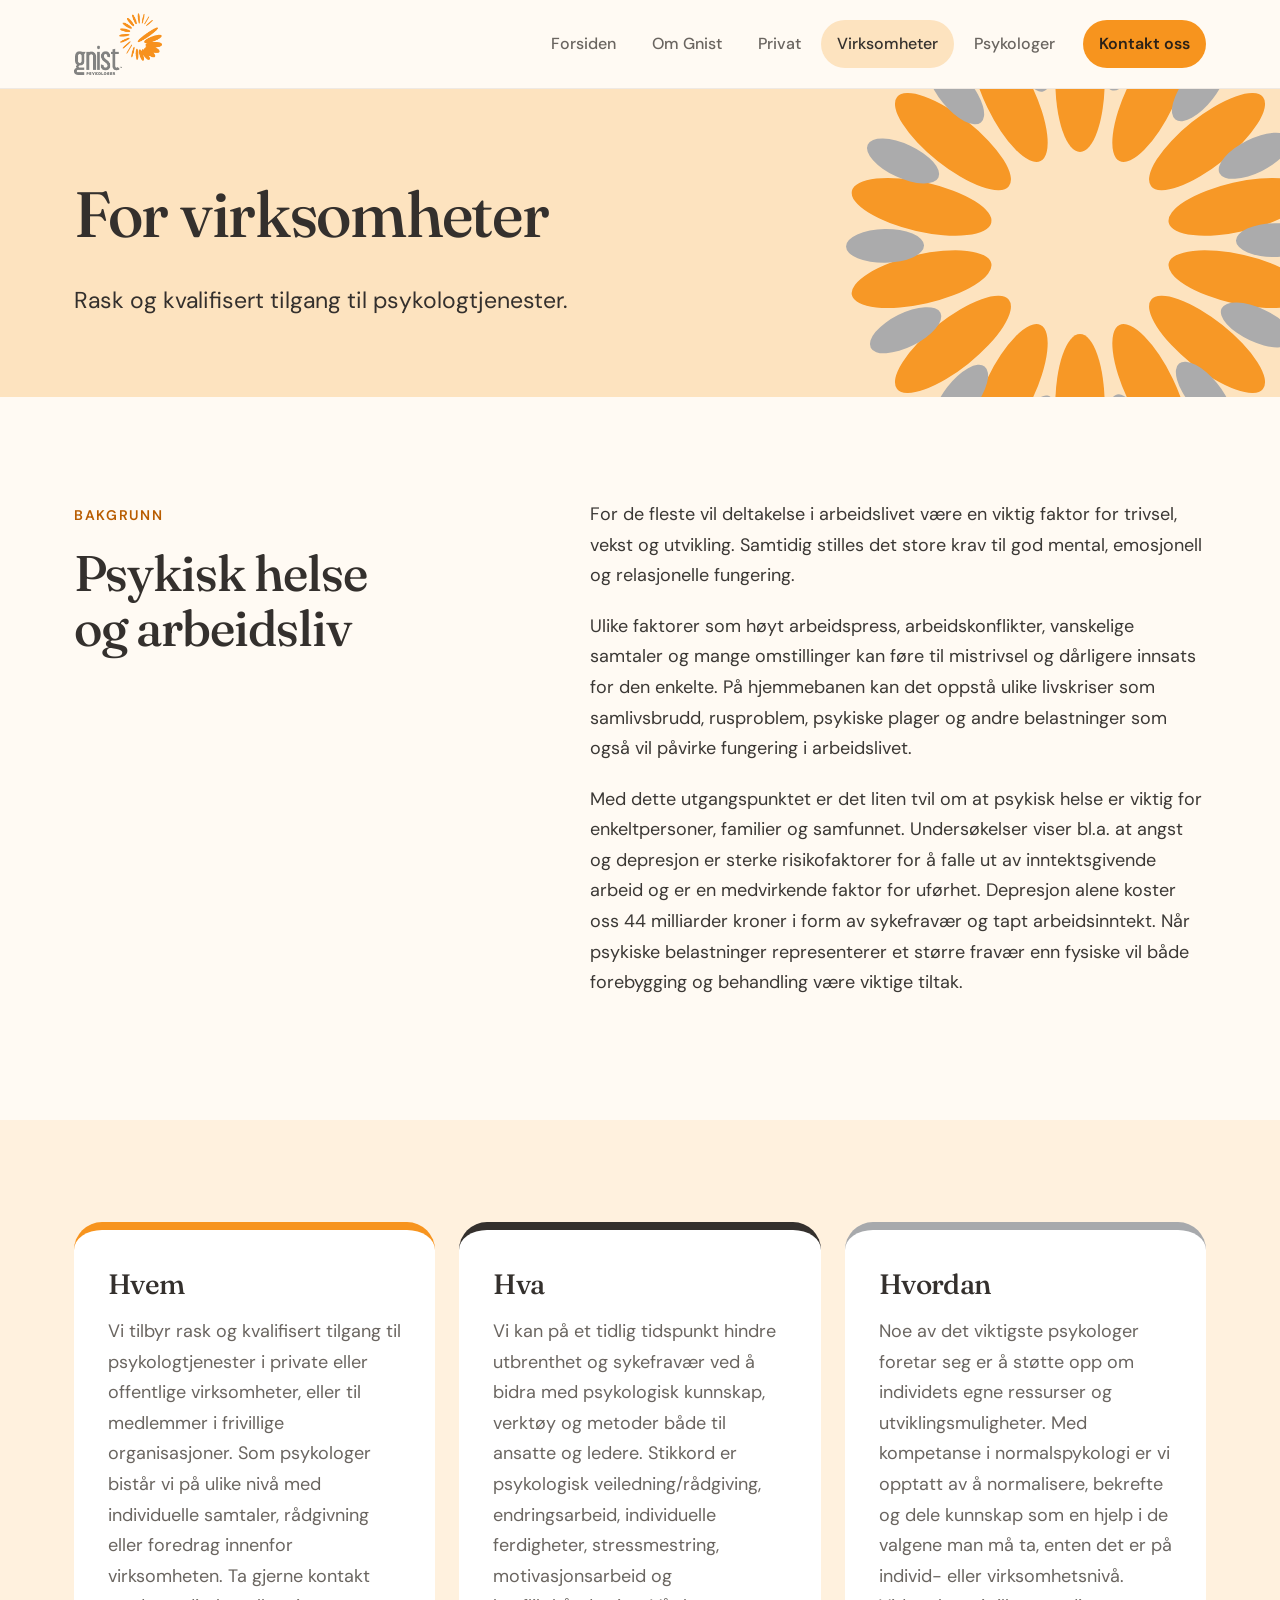
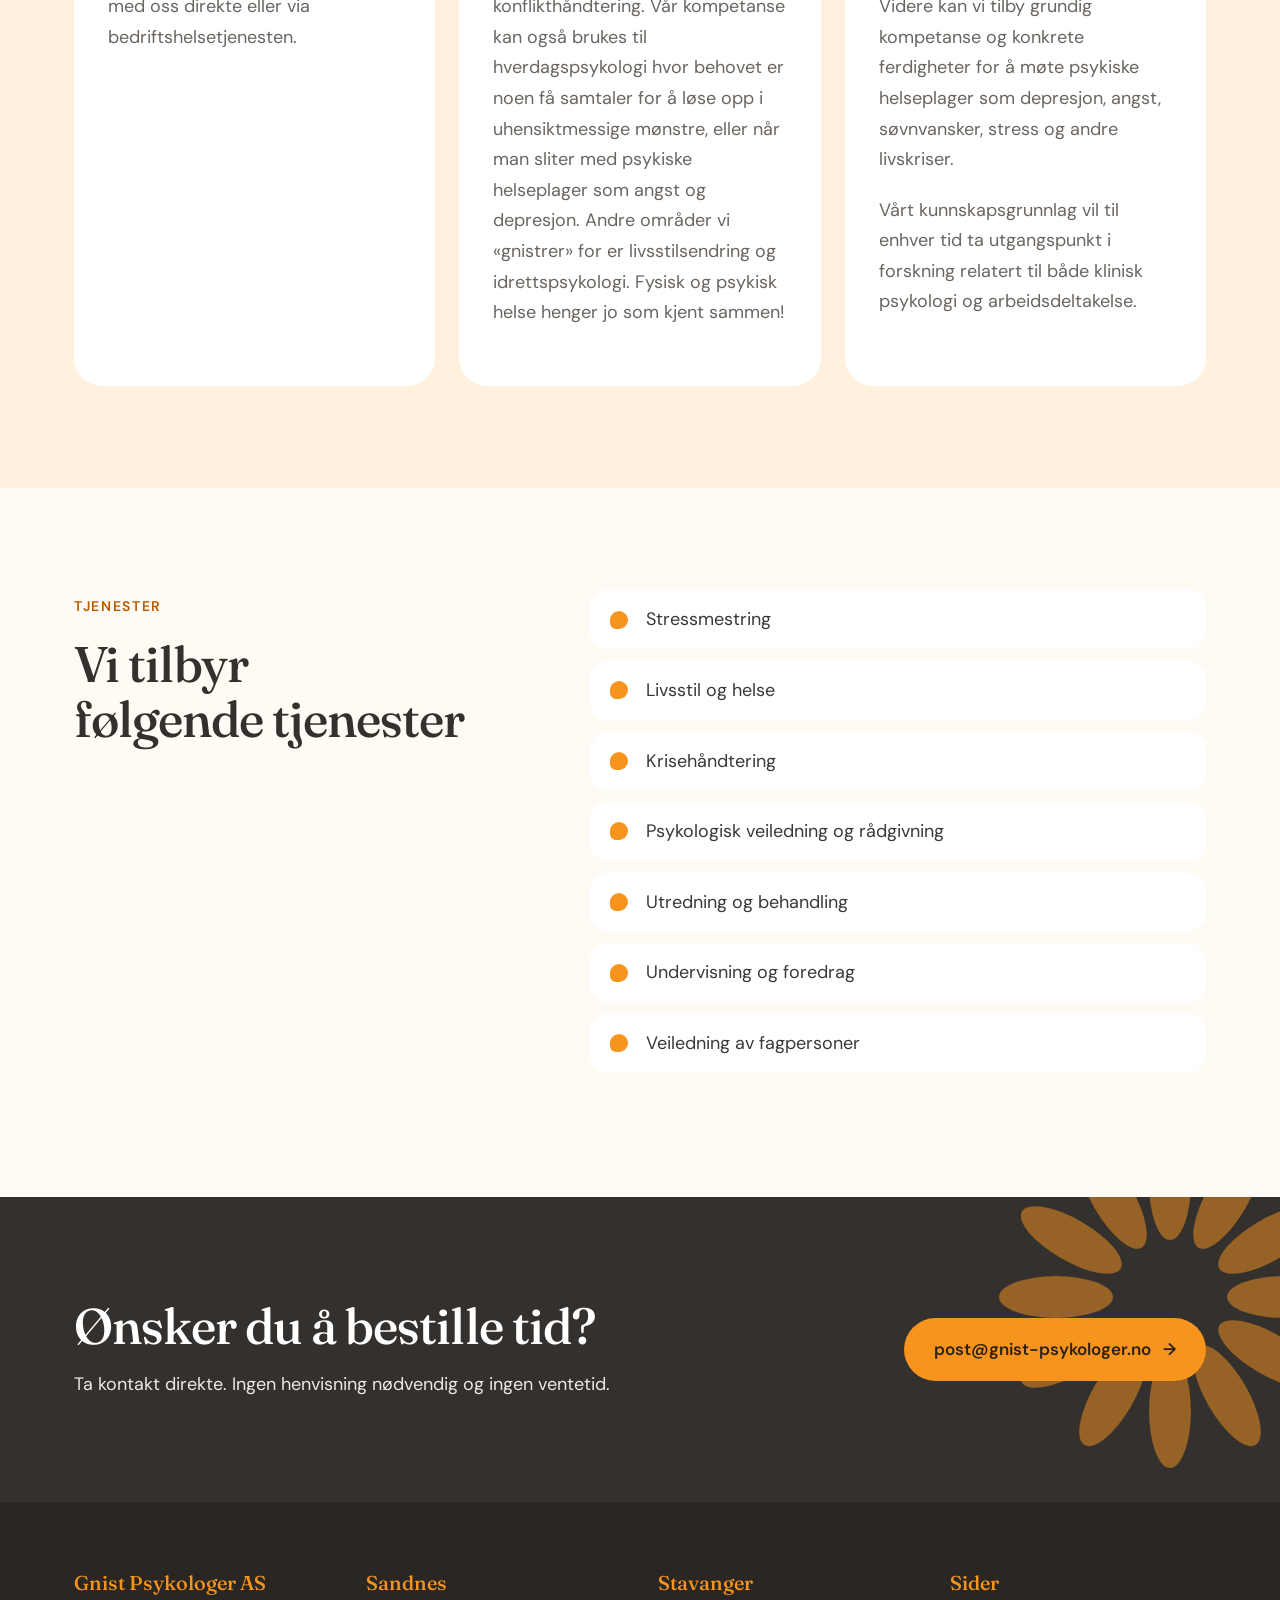
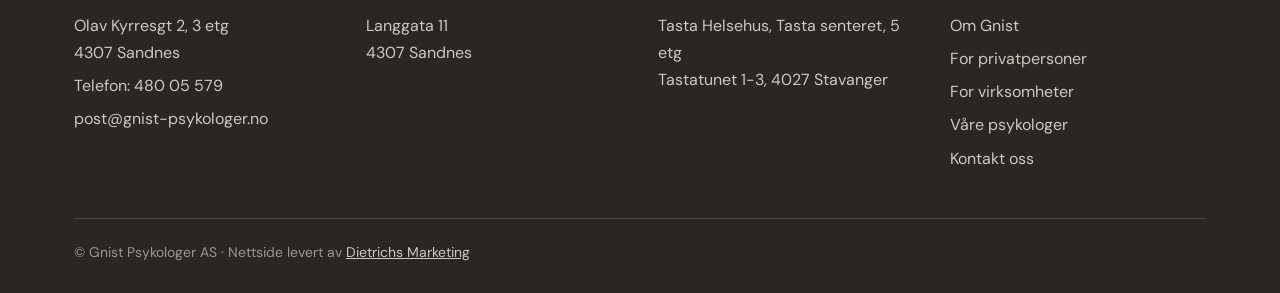
<file: for-virksomheter.html>
<!doctype html>
<html lang="nb">
<head>
<meta charset="utf-8">
<meta name="viewport" content="width=device-width,initial-scale=1">
<title>For virksomheter – Gnist psykologer</title>
<meta name="description" content="Rask og kvalifisert tilgang til psykologtjenester for virksomheter: samtaler, rådgivning, stressmestring og foredrag.">
<meta name="theme-color" content="#F7941E">
<link rel="icon" href="assets/logo.png">
<link rel="preconnect" href="https://fonts.googleapis.com">
<link rel="preconnect" href="https://fonts.gstatic.com" crossorigin>
<link href="https://fonts.googleapis.com/css2?family=DM+Sans:wght@400;500;600&family=Fraunces:ital,opsz,wght@0,9..144,500;1,9..144,500&display=swap" rel="stylesheet">
<link rel="stylesheet" href="style.css?v=2">
<!-- SPORING: kildesiden har ingen analytics/GTM/cookie-banner (sjekket). Ingenting å sette inn her. -->
</head>
<body>
<header class="site-header"><div class="wrap bar">
<a class="logo" href="index.html" aria-label="Gnist psykologer – forsiden"><img src="assets/logo.png" alt="Gnist psykologer" width="165" height="116"></a>
<button class="burger" aria-label="Åpne meny" aria-expanded="false"><span></span><span></span><span></span></button>
<nav class="nav" id="nav" aria-label="Hovedmeny"><button class="drawer-close" aria-label="Lukk meny">&times;</button><a href="index.html">Forsiden</a><a href="om-gnist.html">Om Gnist</a><a href="for-privatpersoner.html">Privat</a><a href="for-virksomheter.html" aria-current="page">Virksomheter</a><a href="vare-psykologer.html">Psykologer</a><a class="pill" href="kontakt-oss.html">Kontakt oss</a></nav>
</div></header>
<div class="scrim"></div>
<main>
<section class="subhero"><div class="art"><svg viewBox="0 0 400 400" xmlns="http://www.w3.org/2000/svg" aria-hidden="true" focusable="false"><ellipse cx="200" cy="75.0" rx="19.0" ry="55.0" fill="#F7941E" transform="rotate(0.0 200 200)"/><ellipse cx="200" cy="75.0" rx="19.0" ry="55.0" fill="#F7941E" transform="rotate(25.714285714285715 200 200)"/><ellipse cx="200" cy="75.0" rx="19.0" ry="55.0" fill="#F7941E" transform="rotate(51.42857142857143 200 200)"/><ellipse cx="200" cy="75.0" rx="19.0" ry="55.0" fill="#F7941E" transform="rotate(77.14285714285714 200 200)"/><ellipse cx="200" cy="75.0" rx="19.0" ry="55.0" fill="#F7941E" transform="rotate(102.85714285714286 200 200)"/><ellipse cx="200" cy="75.0" rx="19.0" ry="55.0" fill="#F7941E" transform="rotate(128.57142857142858 200 200)"/><ellipse cx="200" cy="75.0" rx="19.0" ry="55.0" fill="#F7941E" transform="rotate(154.28571428571428 200 200)"/><ellipse cx="200" cy="75.0" rx="19.0" ry="55.0" fill="#F7941E" transform="rotate(180.0 200 200)"/><ellipse cx="200" cy="75.0" rx="19.0" ry="55.0" fill="#F7941E" transform="rotate(205.71428571428572 200 200)"/><ellipse cx="200" cy="75.0" rx="19.0" ry="55.0" fill="#F7941E" transform="rotate(231.42857142857144 200 200)"/><ellipse cx="200" cy="75.0" rx="19.0" ry="55.0" fill="#F7941E" transform="rotate(257.14285714285717 200 200)"/><ellipse cx="200" cy="75.0" rx="19.0" ry="55.0" fill="#F7941E" transform="rotate(282.8571428571429 200 200)"/><ellipse cx="200" cy="75.0" rx="19.0" ry="55.0" fill="#F7941E" transform="rotate(308.57142857142856 200 200)"/><ellipse cx="200" cy="75.0" rx="19.0" ry="55.0" fill="#F7941E" transform="rotate(334.2857142857143 200 200)"/><ellipse cx="200" cy="50.0" rx="13.0" ry="30.0" fill="#A7A9AC" transform="rotate(12.0 200 200)"/><ellipse cx="200" cy="50.0" rx="13.0" ry="30.0" fill="#A7A9AC" transform="rotate(37.714285714285715 200 200)"/><ellipse cx="200" cy="50.0" rx="13.0" ry="30.0" fill="#A7A9AC" transform="rotate(63.42857142857143 200 200)"/><ellipse cx="200" cy="50.0" rx="13.0" ry="30.0" fill="#A7A9AC" transform="rotate(89.14285714285714 200 200)"/><ellipse cx="200" cy="50.0" rx="13.0" ry="30.0" fill="#A7A9AC" transform="rotate(114.85714285714286 200 200)"/><ellipse cx="200" cy="50.0" rx="13.0" ry="30.0" fill="#A7A9AC" transform="rotate(140.57142857142858 200 200)"/><ellipse cx="200" cy="50.0" rx="13.0" ry="30.0" fill="#A7A9AC" transform="rotate(166.28571428571428 200 200)"/><ellipse cx="200" cy="50.0" rx="13.0" ry="30.0" fill="#A7A9AC" transform="rotate(192.0 200 200)"/><ellipse cx="200" cy="50.0" rx="13.0" ry="30.0" fill="#A7A9AC" transform="rotate(217.71428571428572 200 200)"/><ellipse cx="200" cy="50.0" rx="13.0" ry="30.0" fill="#A7A9AC" transform="rotate(243.42857142857144 200 200)"/><ellipse cx="200" cy="50.0" rx="13.0" ry="30.0" fill="#A7A9AC" transform="rotate(269.14285714285717 200 200)"/><ellipse cx="200" cy="50.0" rx="13.0" ry="30.0" fill="#A7A9AC" transform="rotate(294.8571428571429 200 200)"/><ellipse cx="200" cy="50.0" rx="13.0" ry="30.0" fill="#A7A9AC" transform="rotate(320.57142857142856 200 200)"/><ellipse cx="200" cy="50.0" rx="13.0" ry="30.0" fill="#A7A9AC" transform="rotate(346.2857142857143 200 200)"/></svg></div><div class="wrap"><h1>For virksomheter</h1><p class="lede">Rask og kvalifisert tilgang til psykologtjenester.</p></div></section>
<section><div class="wrap two">
<div><span class="kicker">Bakgrunn</span><h2>Psykisk helse og arbeidsliv</h2></div>
<div class="prose">
<p>For de fleste vil deltakelse i arbeidslivet være en viktig faktor for trivsel, vekst og utvikling. Samtidig stilles det store krav til god mental, emosjonell og relasjonelle fungering.</p>
<p>Ulike faktorer som høyt arbeidspress, arbeidskonflikter, vanskelige samtaler og mange omstillinger kan føre til mistrivsel og dårligere innsats for den enkelte. På hjemmebanen kan det oppstå ulike livskriser som samlivsbrudd, rusproblem, psykiske plager og andre belastninger som også vil påvirke fungering i arbeidslivet.</p>
<p>Med dette utgangspunktet er det liten tvil om at psykisk helse er viktig for enkeltpersoner, familier og samfunnet. Undersøkelser viser bl.a. at angst og depresjon er sterke risikofaktorer for å falle ut av inntektsgivende arbeid og er en medvirkende faktor for uførhet. Depresjon alene koster oss 44 milliarder kroner i form av sykefravær og tapt arbeidsinntekt. Når psykiske belastninger representerer et større fravær enn fysiske vil både forebygging og behandling være viktige tiltak.</p>
</div></div></section>
<section class="tint"><div class="wrap"><div class="cards3">
<div class="cardx"><h3>Hvem</h3><p>Vi tilbyr rask og kvalifisert tilgang til psykologtjenester i private eller offentlige virksomheter, eller til medlemmer i frivillige organisasjoner. Som psykologer bistår vi på ulike nivå med individuelle samtaler, rådgivning eller foredrag innenfor virksomheten. Ta gjerne kontakt med oss direkte eller via bedriftshelsetjenesten.</p></div>
<div class="cardx"><h3>Hva</h3><p>Vi kan på et tidlig tidspunkt hindre utbrenthet og sykefravær ved å bidra med psykologisk kunnskap, verktøy og metoder både til ansatte og ledere. Stikkord er psykologisk veiledning/rådgiving, endringsarbeid, individuelle ferdigheter, stressmestring, motivasjonsarbeid og konflikthåndtering. Vår kompetanse kan også brukes til hverdagspsykologi hvor behovet er noen få samtaler for å løse opp i uhensiktmessige mønstre, eller når man sliter med psykiske helseplager som angst og depresjon. Andre områder vi «gnistrer» for er livsstilsendring og idrettspsykologi. Fysisk og psykisk helse henger jo som kjent sammen!</p></div>
<div class="cardx"><h3>Hvordan</h3><p>Noe av det viktigste psykologer foretar seg er å støtte opp om individets egne ressurser og utviklingsmuligheter. Med kompetanse i normalspykologi er vi opptatt av å normalisere, bekrefte og dele kunnskap som en hjelp i de valgene man må ta, enten det er på individ- eller virksomhetsnivå. Videre kan vi tilby grundig kompetanse og konkrete ferdigheter for å møte psykiske helseplager som depresjon, angst, søvnvansker, stress og andre livskriser.</p><p>Vårt kunnskapsgrunnlag vil til enhver tid ta utgangspunkt i forskning relatert til både klinisk psykologi og arbeidsdeltakelse.</p></div>
</div></div></section>
<section><div class="wrap two">
<div><span class="kicker">Tjenester</span><h2>Vi tilbyr følgende tjenester</h2></div>
<div class="prose"><ul class="list"><li>Stressmestring</li><li>Livsstil og helse</li><li>Krisehåndtering</li><li>Psykologisk veiledning og rådgivning</li><li>Utredning og behandling</li><li>Undervisning og foredrag</li><li>Veiledning av fagpersoner</li></ul></div>
</div></section>
<section class="cta"><div class="deco"><svg viewBox="0 0 400 400" xmlns="http://www.w3.org/2000/svg" aria-hidden="true" focusable="false"><ellipse cx="200" cy="80.0" rx="22.0" ry="60.0" fill="#F7941E" transform="rotate(0.0 200 200)"/><ellipse cx="200" cy="80.0" rx="22.0" ry="60.0" fill="#F7941E" transform="rotate(30.0 200 200)"/><ellipse cx="200" cy="80.0" rx="22.0" ry="60.0" fill="#F7941E" transform="rotate(60.0 200 200)"/><ellipse cx="200" cy="80.0" rx="22.0" ry="60.0" fill="#F7941E" transform="rotate(90.0 200 200)"/><ellipse cx="200" cy="80.0" rx="22.0" ry="60.0" fill="#F7941E" transform="rotate(120.0 200 200)"/><ellipse cx="200" cy="80.0" rx="22.0" ry="60.0" fill="#F7941E" transform="rotate(150.0 200 200)"/><ellipse cx="200" cy="80.0" rx="22.0" ry="60.0" fill="#F7941E" transform="rotate(180.0 200 200)"/><ellipse cx="200" cy="80.0" rx="22.0" ry="60.0" fill="#F7941E" transform="rotate(210.0 200 200)"/><ellipse cx="200" cy="80.0" rx="22.0" ry="60.0" fill="#F7941E" transform="rotate(240.0 200 200)"/><ellipse cx="200" cy="80.0" rx="22.0" ry="60.0" fill="#F7941E" transform="rotate(270.0 200 200)"/><ellipse cx="200" cy="80.0" rx="22.0" ry="60.0" fill="#F7941E" transform="rotate(300.0 200 200)"/><ellipse cx="200" cy="80.0" rx="22.0" ry="60.0" fill="#F7941E" transform="rotate(330.0 200 200)"/></svg></div><div class="wrap">
<div><h2>Ønsker du å bestille tid?</h2><p>Ta kontakt direkte. Ingen henvisning nødvendig og ingen ventetid.</p></div>
<a class="btn" href="mailto:post@gnist-psykologer.no?subject=Henvendelse%20fra%20websiden">post@gnist-psykologer.no <span class="arr">→</span></a>
</div></section>
</main>
<footer class="site-footer"><div class="wrap">
<div class="foot">
<div><h4>Gnist Psykologer AS</h4><p>Olav Kyrresgt 2, 3 etg<br>4307 Sandnes</p><a href="tel:+4748005579">Telefon: 480 05 579</a><a href="mailto:post@gnist-psykologer.no?subject=Henvendelse%20fra%20websiden">post@gnist-psykologer.no</a></div>
<div><h4>Sandnes</h4><p>Langgata 11<br>4307 Sandnes</p></div>
<div><h4>Stavanger</h4><p>Tasta Helsehus, Tasta senteret, 5 etg<br>Tastatunet 1-3, 4027 Stavanger</p></div>
<div><h4>Sider</h4><a href="om-gnist.html">Om Gnist</a><a href="for-privatpersoner.html">For privatpersoner</a><a href="for-virksomheter.html">For virksomheter</a><a href="vare-psykologer.html">Våre psykologer</a><a href="kontakt-oss.html">Kontakt oss</a></div>
</div>
<div class="legal">&copy; Gnist Psykologer AS &middot; Nettside levert av <a href="https://dmarketing.no">Dietrichs Marketing</a></div>
</div></footer>
<script src="app.js?v=2"></script>
</body>
</html>
</file>
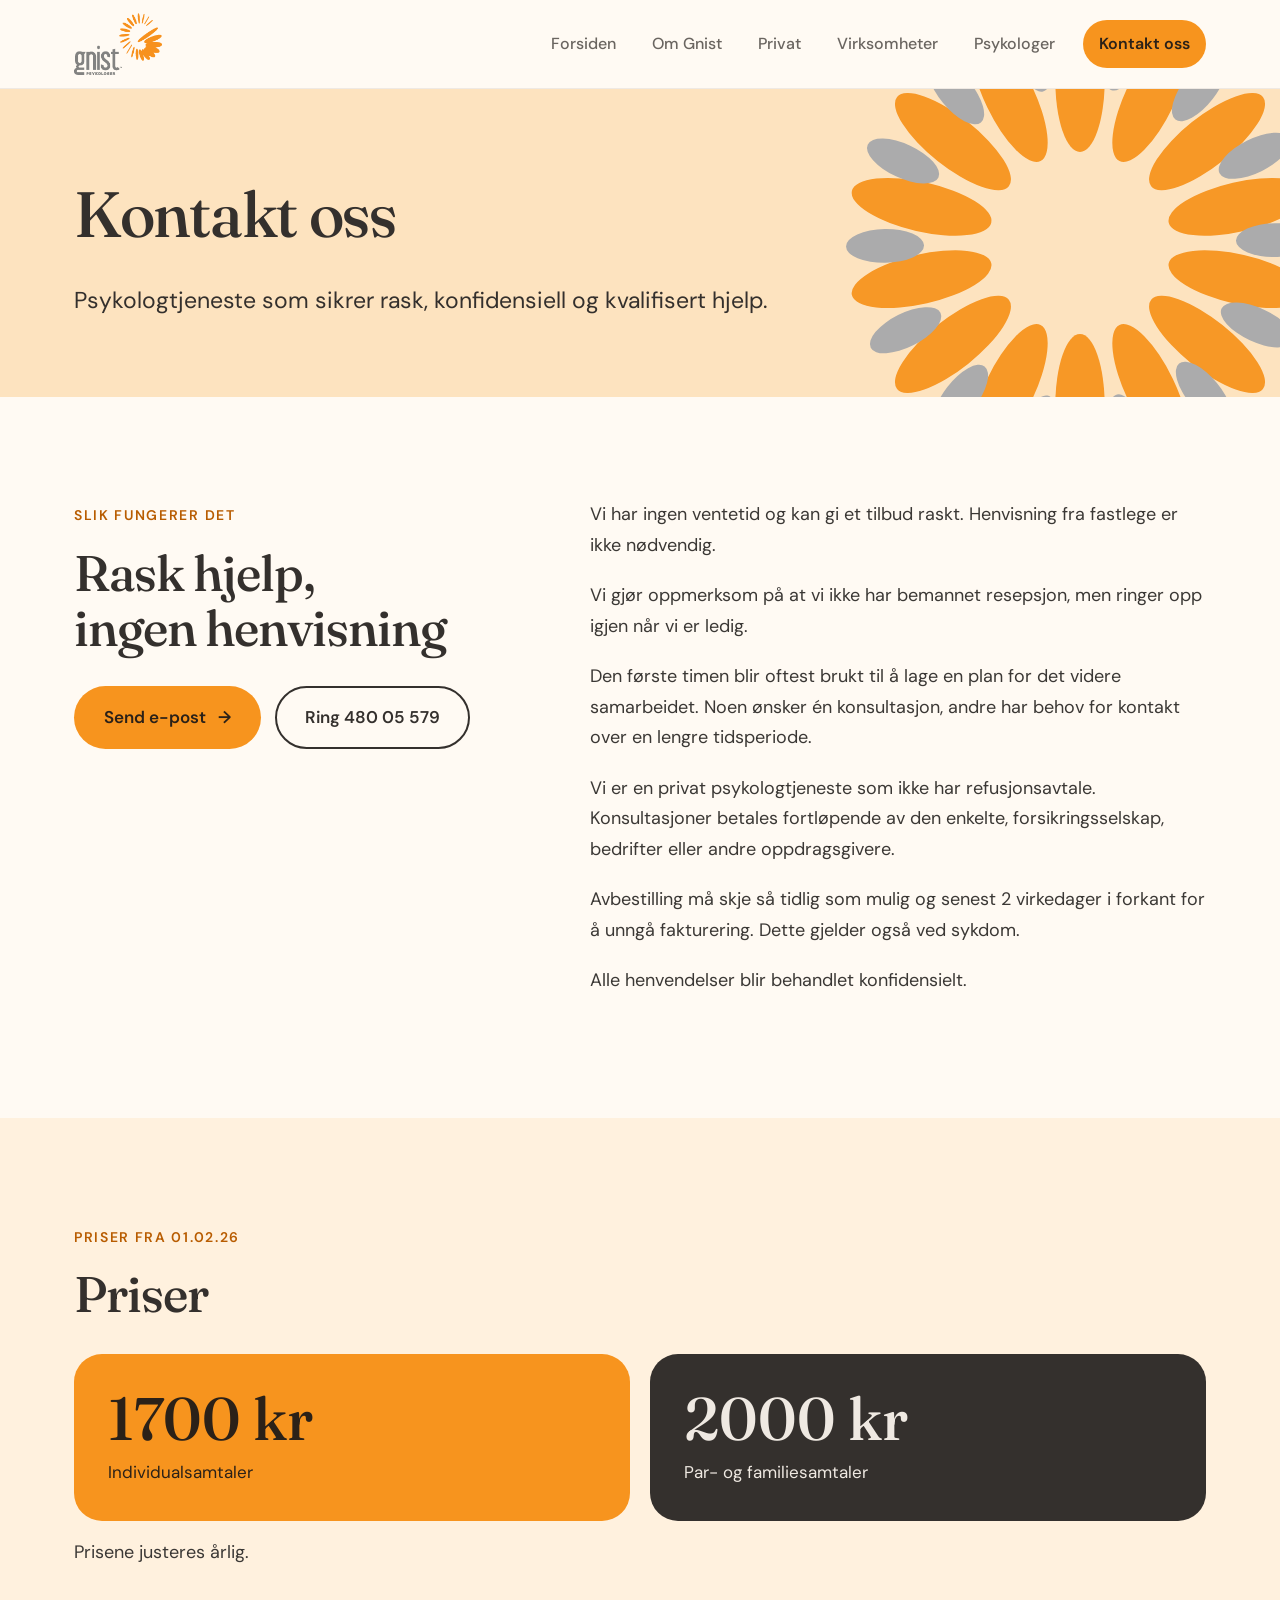
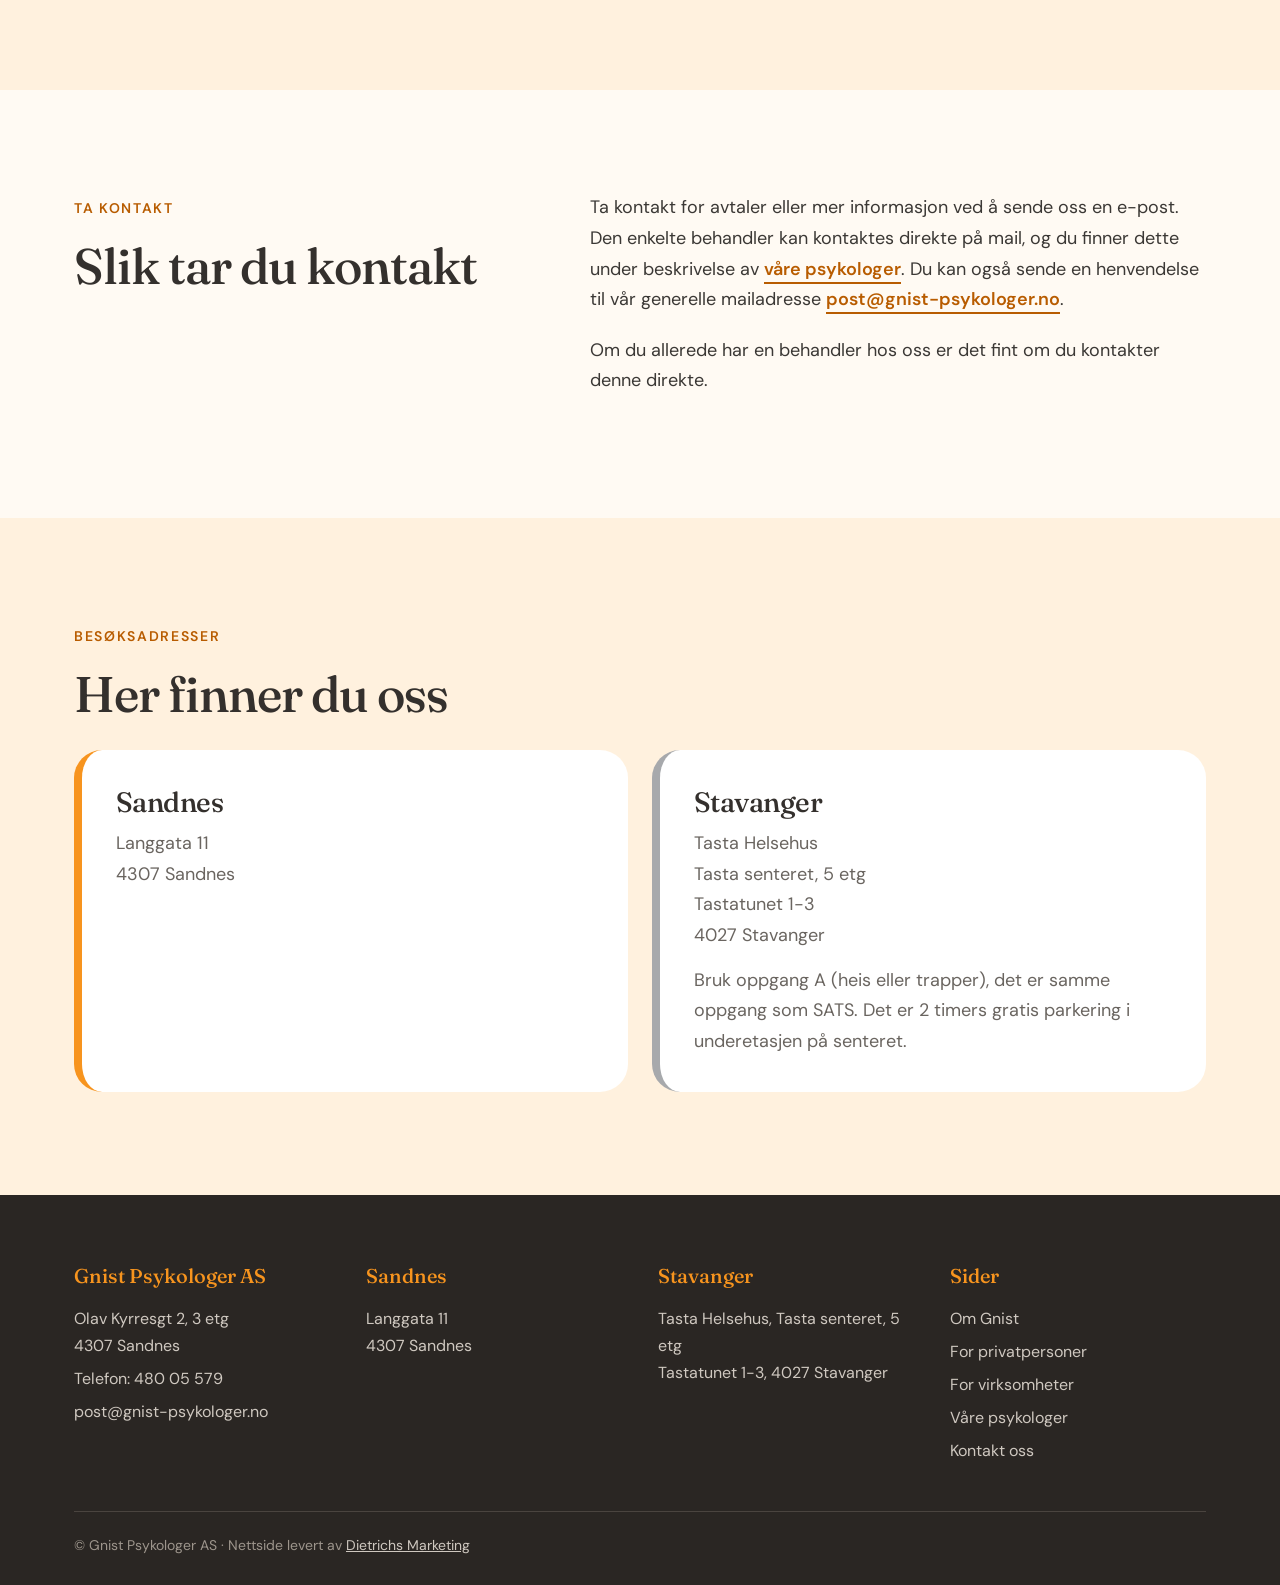
<file: kontakt-oss.html>
<!doctype html>
<html lang="nb">
<head>
<meta charset="utf-8">
<meta name="viewport" content="width=device-width,initial-scale=1">
<title>Kontakt oss – Gnist psykologer</title>
<meta name="description" content="Kontakt Gnist psykologer i Sandnes og Stavanger. Ingen ventetid, ingen henvisning nødvendig. Priser fra 01.02.26.">
<meta name="theme-color" content="#F7941E">
<link rel="icon" href="assets/logo.png">
<link rel="preconnect" href="https://fonts.googleapis.com">
<link rel="preconnect" href="https://fonts.gstatic.com" crossorigin>
<link href="https://fonts.googleapis.com/css2?family=DM+Sans:wght@400;500;600&family=Fraunces:ital,opsz,wght@0,9..144,500;1,9..144,500&display=swap" rel="stylesheet">
<link rel="stylesheet" href="style.css?v=2">
<!-- SPORING: kildesiden har ingen analytics/GTM/cookie-banner (sjekket). Ingenting å sette inn her. -->
</head>
<body>
<header class="site-header"><div class="wrap bar">
<a class="logo" href="index.html" aria-label="Gnist psykologer – forsiden"><img src="assets/logo.png" alt="Gnist psykologer" width="165" height="116"></a>
<button class="burger" aria-label="Åpne meny" aria-expanded="false"><span></span><span></span><span></span></button>
<nav class="nav" id="nav" aria-label="Hovedmeny"><button class="drawer-close" aria-label="Lukk meny">&times;</button><a href="index.html">Forsiden</a><a href="om-gnist.html">Om Gnist</a><a href="for-privatpersoner.html">Privat</a><a href="for-virksomheter.html">Virksomheter</a><a href="vare-psykologer.html">Psykologer</a><a class="pill" href="kontakt-oss.html">Kontakt oss</a></nav>
</div></header>
<div class="scrim"></div>
<main>
<section class="subhero"><div class="art"><svg viewBox="0 0 400 400" xmlns="http://www.w3.org/2000/svg" aria-hidden="true" focusable="false"><ellipse cx="200" cy="75.0" rx="19.0" ry="55.0" fill="#F7941E" transform="rotate(0.0 200 200)"/><ellipse cx="200" cy="75.0" rx="19.0" ry="55.0" fill="#F7941E" transform="rotate(25.714285714285715 200 200)"/><ellipse cx="200" cy="75.0" rx="19.0" ry="55.0" fill="#F7941E" transform="rotate(51.42857142857143 200 200)"/><ellipse cx="200" cy="75.0" rx="19.0" ry="55.0" fill="#F7941E" transform="rotate(77.14285714285714 200 200)"/><ellipse cx="200" cy="75.0" rx="19.0" ry="55.0" fill="#F7941E" transform="rotate(102.85714285714286 200 200)"/><ellipse cx="200" cy="75.0" rx="19.0" ry="55.0" fill="#F7941E" transform="rotate(128.57142857142858 200 200)"/><ellipse cx="200" cy="75.0" rx="19.0" ry="55.0" fill="#F7941E" transform="rotate(154.28571428571428 200 200)"/><ellipse cx="200" cy="75.0" rx="19.0" ry="55.0" fill="#F7941E" transform="rotate(180.0 200 200)"/><ellipse cx="200" cy="75.0" rx="19.0" ry="55.0" fill="#F7941E" transform="rotate(205.71428571428572 200 200)"/><ellipse cx="200" cy="75.0" rx="19.0" ry="55.0" fill="#F7941E" transform="rotate(231.42857142857144 200 200)"/><ellipse cx="200" cy="75.0" rx="19.0" ry="55.0" fill="#F7941E" transform="rotate(257.14285714285717 200 200)"/><ellipse cx="200" cy="75.0" rx="19.0" ry="55.0" fill="#F7941E" transform="rotate(282.8571428571429 200 200)"/><ellipse cx="200" cy="75.0" rx="19.0" ry="55.0" fill="#F7941E" transform="rotate(308.57142857142856 200 200)"/><ellipse cx="200" cy="75.0" rx="19.0" ry="55.0" fill="#F7941E" transform="rotate(334.2857142857143 200 200)"/><ellipse cx="200" cy="50.0" rx="13.0" ry="30.0" fill="#A7A9AC" transform="rotate(12.0 200 200)"/><ellipse cx="200" cy="50.0" rx="13.0" ry="30.0" fill="#A7A9AC" transform="rotate(37.714285714285715 200 200)"/><ellipse cx="200" cy="50.0" rx="13.0" ry="30.0" fill="#A7A9AC" transform="rotate(63.42857142857143 200 200)"/><ellipse cx="200" cy="50.0" rx="13.0" ry="30.0" fill="#A7A9AC" transform="rotate(89.14285714285714 200 200)"/><ellipse cx="200" cy="50.0" rx="13.0" ry="30.0" fill="#A7A9AC" transform="rotate(114.85714285714286 200 200)"/><ellipse cx="200" cy="50.0" rx="13.0" ry="30.0" fill="#A7A9AC" transform="rotate(140.57142857142858 200 200)"/><ellipse cx="200" cy="50.0" rx="13.0" ry="30.0" fill="#A7A9AC" transform="rotate(166.28571428571428 200 200)"/><ellipse cx="200" cy="50.0" rx="13.0" ry="30.0" fill="#A7A9AC" transform="rotate(192.0 200 200)"/><ellipse cx="200" cy="50.0" rx="13.0" ry="30.0" fill="#A7A9AC" transform="rotate(217.71428571428572 200 200)"/><ellipse cx="200" cy="50.0" rx="13.0" ry="30.0" fill="#A7A9AC" transform="rotate(243.42857142857144 200 200)"/><ellipse cx="200" cy="50.0" rx="13.0" ry="30.0" fill="#A7A9AC" transform="rotate(269.14285714285717 200 200)"/><ellipse cx="200" cy="50.0" rx="13.0" ry="30.0" fill="#A7A9AC" transform="rotate(294.8571428571429 200 200)"/><ellipse cx="200" cy="50.0" rx="13.0" ry="30.0" fill="#A7A9AC" transform="rotate(320.57142857142856 200 200)"/><ellipse cx="200" cy="50.0" rx="13.0" ry="30.0" fill="#A7A9AC" transform="rotate(346.2857142857143 200 200)"/></svg></div><div class="wrap"><h1>Kontakt oss</h1><p class="lede">Psykologtjeneste som sikrer rask, konfidensiell og kvalifisert hjelp.</p></div></section>
<section><div class="wrap two">
<div><span class="kicker">Slik fungerer det</span><h2>Rask hjelp, ingen henvisning</h2>
<div class="hero-actions"><a class="btn" href="mailto:post@gnist-psykologer.no?subject=Henvendelse%20fra%20websiden">Send e-post <span class="arr">→</span></a><a class="btn btn-line" href="tel:+4748005579">Ring 480 05 579</a></div></div>
<div class="prose">
<p>Vi har ingen ventetid og kan gi et tilbud raskt. Henvisning fra fastlege er ikke nødvendig.</p>
<p>Vi gjør oppmerksom på at vi ikke har bemannet resepsjon, men ringer opp igjen når vi er ledig.</p>
<p>Den første timen blir oftest brukt til å lage en plan for det videre samarbeidet. Noen ønsker én konsultasjon, andre har behov for kontakt over en lengre tidsperiode.</p>
<p>Vi er en privat psykologtjeneste som ikke har refusjonsavtale. Konsultasjoner betales fortløpende av den enkelte, forsikringsselskap, bedrifter eller andre oppdragsgivere.</p>
<p>Avbestilling må skje så tidlig som mulig og senest 2 virkedager i forkant for å unngå fakturering. Dette gjelder også ved sykdom.</p>
<p>Alle henvendelser blir behandlet konfidensielt.</p>
</div></div></section>
<section class="tint"><div class="wrap">
<span class="kicker">Priser fra 01.02.26</span><h2>Priser</h2>
<div class="prices"><div class="price"><strong>1700 kr</strong><span>Individualsamtaler</span></div><div class="price"><strong>2000 kr</strong><span>Par- og familiesamtaler</span></div></div>
<p>Prisene justeres årlig.</p>
</div></section>
<section><div class="wrap two">
<div><span class="kicker">Ta kontakt</span><h2>Slik tar du kontakt</h2></div>
<div class="prose">
<p>Ta kontakt for avtaler eller mer informasjon ved å sende oss en e-post. Den enkelte behandler kan kontaktes direkte på mail, og du finner dette under beskrivelse av <a class="tlink" href="vare-psykologer.html">våre psykologer</a>. Du kan også sende en henvendelse til vår generelle mailadresse <a class="tlink" href="mailto:post@gnist-psykologer.no?subject=Henvendelse%20fra%20websiden">post@gnist-psykologer.no</a>.</p>
<p>Om du allerede har en behandler hos oss er det fint om du kontakter denne direkte.</p>
</div></div></section>
<section class="tint"><div class="wrap">
<span class="kicker">Besøksadresser</span><h2>Her finner du oss</h2>
<div class="offices" style="margin-top:28px">
<div class="office"><h3>Sandnes</h3><p>Langgata 11<br>4307 Sandnes</p></div>
<div class="office"><h3>Stavanger</h3><p>Tasta Helsehus<br>Tasta senteret, 5 etg<br>Tastatunet 1-3<br>4027 Stavanger</p><p style="margin-top:14px">Bruk oppgang A (heis eller trapper), det er samme oppgang som SATS. Det er 2 timers gratis parkering i underetasjen på senteret.</p></div>
</div></div></section>

</main>
<footer class="site-footer"><div class="wrap">
<div class="foot">
<div><h4>Gnist Psykologer AS</h4><p>Olav Kyrresgt 2, 3 etg<br>4307 Sandnes</p><a href="tel:+4748005579">Telefon: 480 05 579</a><a href="mailto:post@gnist-psykologer.no?subject=Henvendelse%20fra%20websiden">post@gnist-psykologer.no</a></div>
<div><h4>Sandnes</h4><p>Langgata 11<br>4307 Sandnes</p></div>
<div><h4>Stavanger</h4><p>Tasta Helsehus, Tasta senteret, 5 etg<br>Tastatunet 1-3, 4027 Stavanger</p></div>
<div><h4>Sider</h4><a href="om-gnist.html">Om Gnist</a><a href="for-privatpersoner.html">For privatpersoner</a><a href="for-virksomheter.html">For virksomheter</a><a href="vare-psykologer.html">Våre psykologer</a><a href="kontakt-oss.html">Kontakt oss</a></div>
</div>
<div class="legal">&copy; Gnist Psykologer AS &middot; Nettside levert av <a href="https://dmarketing.no">Dietrichs Marketing</a></div>
</div></footer>
<script src="app.js?v=2"></script>
</body>
</html>
</file>
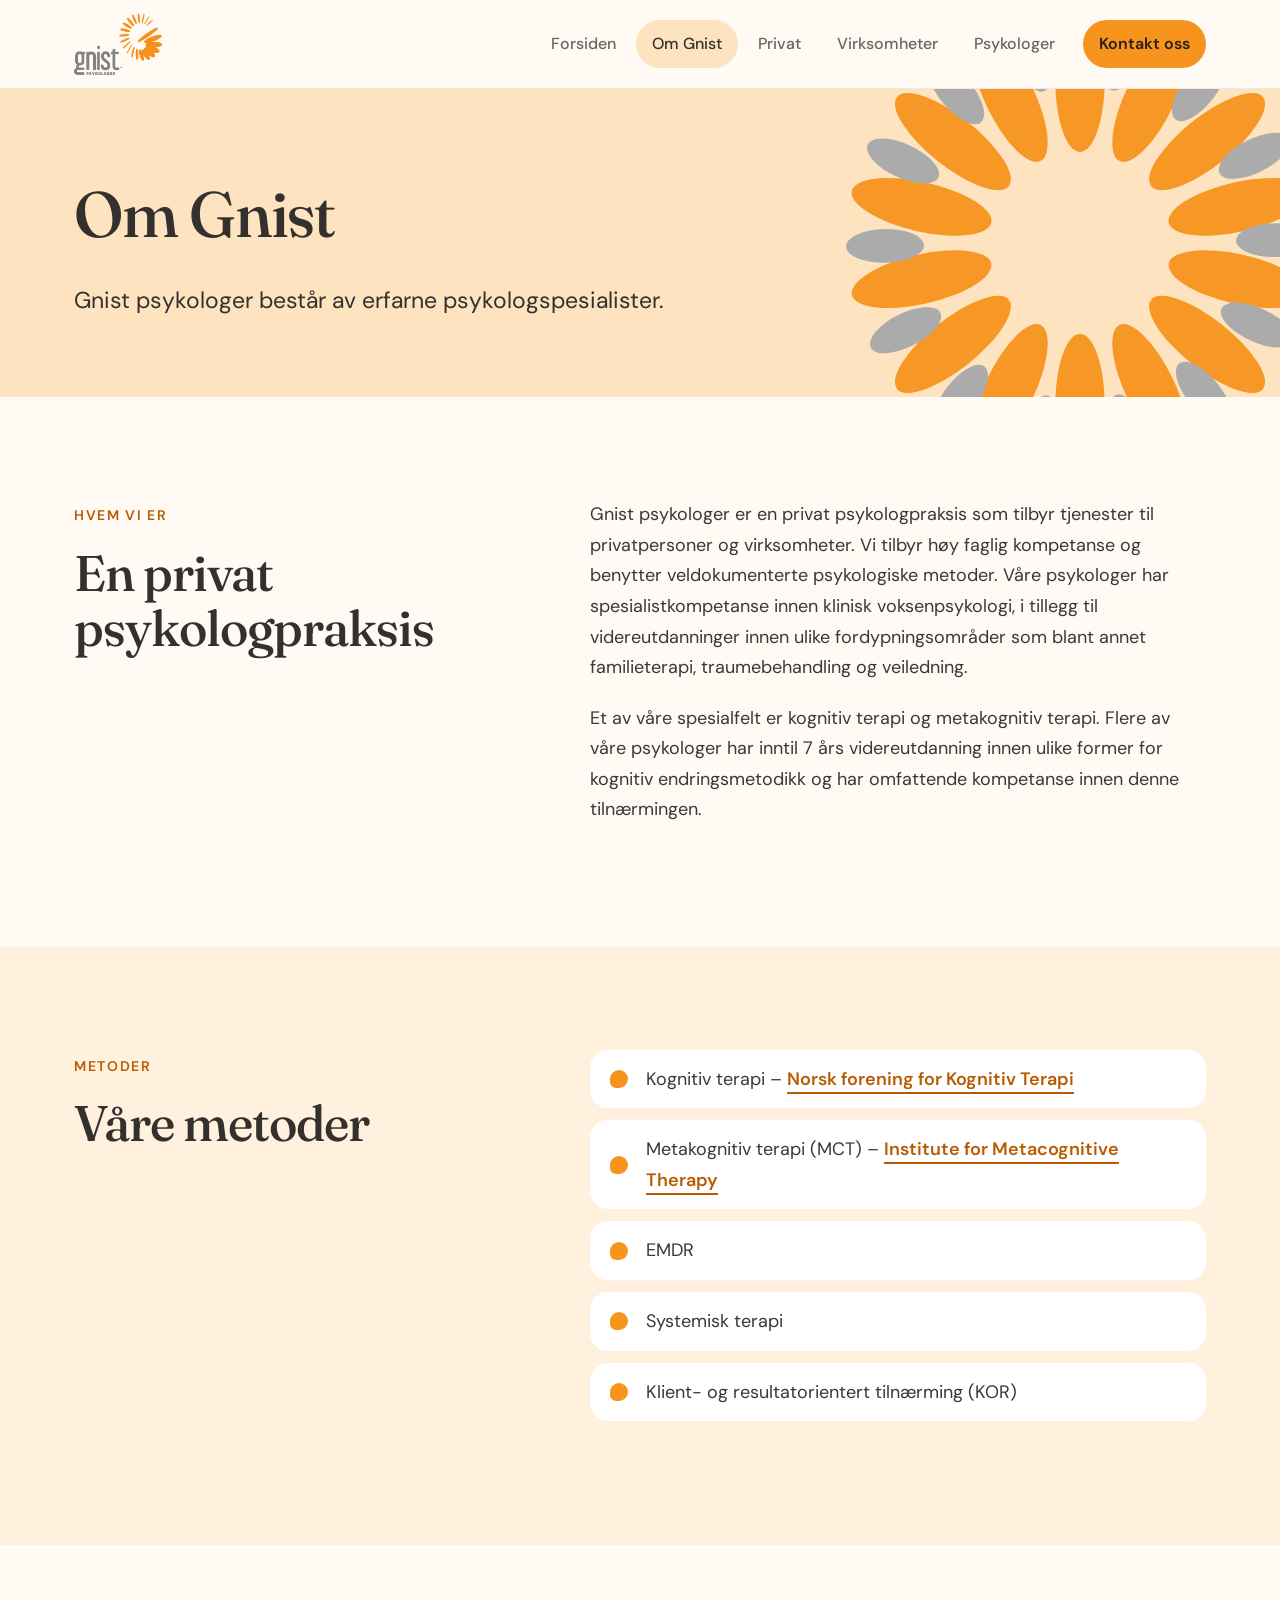
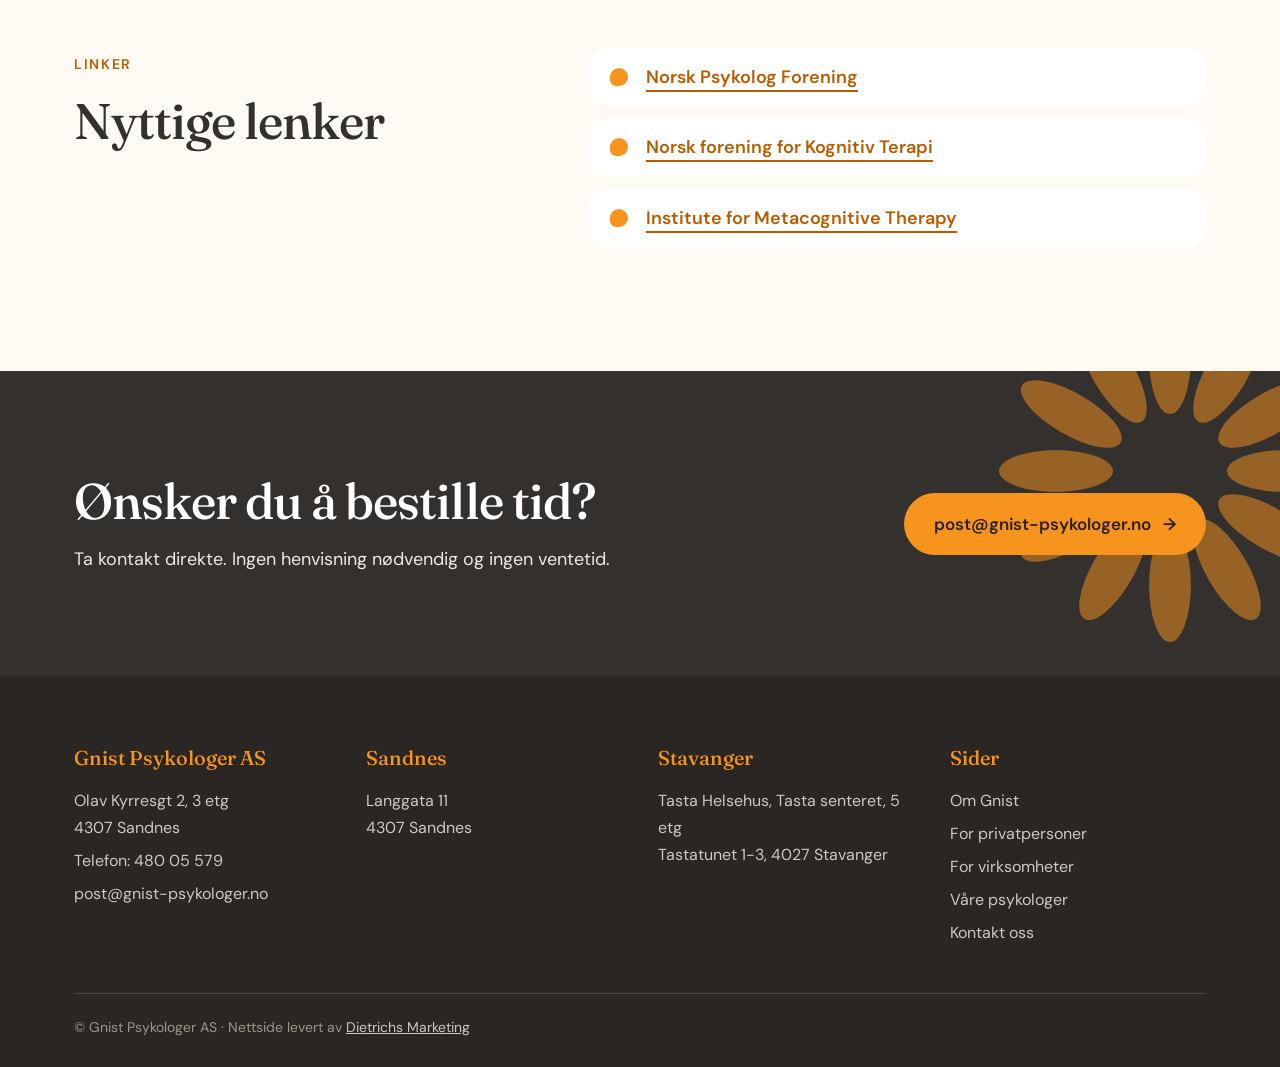
<file: om-gnist.html>
<!doctype html>
<html lang="nb">
<head>
<meta charset="utf-8">
<meta name="viewport" content="width=device-width,initial-scale=1">
<title>Om Gnist – Gnist psykologer</title>
<meta name="description" content="Gnist psykologer er en privat psykologpraksis med erfarne psykologspesialister og spesialkompetanse innen kognitiv og metakognitiv terapi.">
<meta name="theme-color" content="#F7941E">
<link rel="icon" href="assets/logo.png">
<link rel="preconnect" href="https://fonts.googleapis.com">
<link rel="preconnect" href="https://fonts.gstatic.com" crossorigin>
<link href="https://fonts.googleapis.com/css2?family=DM+Sans:wght@400;500;600&family=Fraunces:ital,opsz,wght@0,9..144,500;1,9..144,500&display=swap" rel="stylesheet">
<link rel="stylesheet" href="style.css?v=2">
<!-- SPORING: kildesiden har ingen analytics/GTM/cookie-banner (sjekket). Ingenting å sette inn her. -->
</head>
<body>
<header class="site-header"><div class="wrap bar">
<a class="logo" href="index.html" aria-label="Gnist psykologer – forsiden"><img src="assets/logo.png" alt="Gnist psykologer" width="165" height="116"></a>
<button class="burger" aria-label="Åpne meny" aria-expanded="false"><span></span><span></span><span></span></button>
<nav class="nav" id="nav" aria-label="Hovedmeny"><button class="drawer-close" aria-label="Lukk meny">&times;</button><a href="index.html">Forsiden</a><a href="om-gnist.html" aria-current="page">Om Gnist</a><a href="for-privatpersoner.html">Privat</a><a href="for-virksomheter.html">Virksomheter</a><a href="vare-psykologer.html">Psykologer</a><a class="pill" href="kontakt-oss.html">Kontakt oss</a></nav>
</div></header>
<div class="scrim"></div>
<main>
<section class="subhero"><div class="art"><svg viewBox="0 0 400 400" xmlns="http://www.w3.org/2000/svg" aria-hidden="true" focusable="false"><ellipse cx="200" cy="75.0" rx="19.0" ry="55.0" fill="#F7941E" transform="rotate(0.0 200 200)"/><ellipse cx="200" cy="75.0" rx="19.0" ry="55.0" fill="#F7941E" transform="rotate(25.714285714285715 200 200)"/><ellipse cx="200" cy="75.0" rx="19.0" ry="55.0" fill="#F7941E" transform="rotate(51.42857142857143 200 200)"/><ellipse cx="200" cy="75.0" rx="19.0" ry="55.0" fill="#F7941E" transform="rotate(77.14285714285714 200 200)"/><ellipse cx="200" cy="75.0" rx="19.0" ry="55.0" fill="#F7941E" transform="rotate(102.85714285714286 200 200)"/><ellipse cx="200" cy="75.0" rx="19.0" ry="55.0" fill="#F7941E" transform="rotate(128.57142857142858 200 200)"/><ellipse cx="200" cy="75.0" rx="19.0" ry="55.0" fill="#F7941E" transform="rotate(154.28571428571428 200 200)"/><ellipse cx="200" cy="75.0" rx="19.0" ry="55.0" fill="#F7941E" transform="rotate(180.0 200 200)"/><ellipse cx="200" cy="75.0" rx="19.0" ry="55.0" fill="#F7941E" transform="rotate(205.71428571428572 200 200)"/><ellipse cx="200" cy="75.0" rx="19.0" ry="55.0" fill="#F7941E" transform="rotate(231.42857142857144 200 200)"/><ellipse cx="200" cy="75.0" rx="19.0" ry="55.0" fill="#F7941E" transform="rotate(257.14285714285717 200 200)"/><ellipse cx="200" cy="75.0" rx="19.0" ry="55.0" fill="#F7941E" transform="rotate(282.8571428571429 200 200)"/><ellipse cx="200" cy="75.0" rx="19.0" ry="55.0" fill="#F7941E" transform="rotate(308.57142857142856 200 200)"/><ellipse cx="200" cy="75.0" rx="19.0" ry="55.0" fill="#F7941E" transform="rotate(334.2857142857143 200 200)"/><ellipse cx="200" cy="50.0" rx="13.0" ry="30.0" fill="#A7A9AC" transform="rotate(12.0 200 200)"/><ellipse cx="200" cy="50.0" rx="13.0" ry="30.0" fill="#A7A9AC" transform="rotate(37.714285714285715 200 200)"/><ellipse cx="200" cy="50.0" rx="13.0" ry="30.0" fill="#A7A9AC" transform="rotate(63.42857142857143 200 200)"/><ellipse cx="200" cy="50.0" rx="13.0" ry="30.0" fill="#A7A9AC" transform="rotate(89.14285714285714 200 200)"/><ellipse cx="200" cy="50.0" rx="13.0" ry="30.0" fill="#A7A9AC" transform="rotate(114.85714285714286 200 200)"/><ellipse cx="200" cy="50.0" rx="13.0" ry="30.0" fill="#A7A9AC" transform="rotate(140.57142857142858 200 200)"/><ellipse cx="200" cy="50.0" rx="13.0" ry="30.0" fill="#A7A9AC" transform="rotate(166.28571428571428 200 200)"/><ellipse cx="200" cy="50.0" rx="13.0" ry="30.0" fill="#A7A9AC" transform="rotate(192.0 200 200)"/><ellipse cx="200" cy="50.0" rx="13.0" ry="30.0" fill="#A7A9AC" transform="rotate(217.71428571428572 200 200)"/><ellipse cx="200" cy="50.0" rx="13.0" ry="30.0" fill="#A7A9AC" transform="rotate(243.42857142857144 200 200)"/><ellipse cx="200" cy="50.0" rx="13.0" ry="30.0" fill="#A7A9AC" transform="rotate(269.14285714285717 200 200)"/><ellipse cx="200" cy="50.0" rx="13.0" ry="30.0" fill="#A7A9AC" transform="rotate(294.8571428571429 200 200)"/><ellipse cx="200" cy="50.0" rx="13.0" ry="30.0" fill="#A7A9AC" transform="rotate(320.57142857142856 200 200)"/><ellipse cx="200" cy="50.0" rx="13.0" ry="30.0" fill="#A7A9AC" transform="rotate(346.2857142857143 200 200)"/></svg></div><div class="wrap"><h1>Om Gnist</h1><p class="lede">Gnist psykologer består av erfarne psykologspesialister.</p></div></section>
<section><div class="wrap two">
<div><span class="kicker">Hvem vi er</span><h2>En privat psykologpraksis</h2></div>
<div class="prose">
<p>Gnist psykologer er en privat psykologpraksis som tilbyr tjenester til privatpersoner og virksomheter. Vi tilbyr høy faglig kompetanse og benytter veldokumenterte psykologiske metoder. Våre psykologer har spesialistkompetanse innen klinisk voksenpsykologi, i tillegg til videreutdanninger innen ulike fordypningsområder som blant annet familieterapi, traumebehandling og veiledning.</p>
<p>Et av våre spesialfelt er kognitiv terapi og metakognitiv terapi. Flere av våre psykologer har inntil 7 års videreutdanning innen ulike former for kognitiv endringsmetodikk og har omfattende kompetanse innen denne tilnærmingen.</p>
</div></div></section>
<section class="tint"><div class="wrap two">
<div><span class="kicker">Metoder</span><h2>Våre metoder</h2></div>
<div class="prose"><ul class="list">
<li>Kognitiv terapi – <a class="tlink" href="http://www.kognitiv.no">Norsk forening for Kognitiv Terapi</a></li>
<li>Metakognitiv terapi (MCT) – <a class="tlink" href="http://www.mct-institute.com">Institute for Metacognitive Therapy</a></li>
<li>EMDR</li><li>Systemisk terapi</li><li>Klient- og resultatorientert tilnærming (KOR)</li></ul></div>
</div></section>
<section><div class="wrap two">
<div><span class="kicker">Linker</span><h2>Nyttige lenker</h2></div>
<div class="prose"><ul class="list">
<li><a class="tlink" href="http://www.psykologforeningen.no">Norsk Psykolog Forening</a></li>
<li><a class="tlink" href="http://www.kognitiv.no">Norsk forening for Kognitiv Terapi</a></li>
<li><a class="tlink" href="http://www.mct-institute.com">Institute for Metacognitive Therapy</a></li></ul></div>
</div></section>
<section class="cta"><div class="deco"><svg viewBox="0 0 400 400" xmlns="http://www.w3.org/2000/svg" aria-hidden="true" focusable="false"><ellipse cx="200" cy="80.0" rx="22.0" ry="60.0" fill="#F7941E" transform="rotate(0.0 200 200)"/><ellipse cx="200" cy="80.0" rx="22.0" ry="60.0" fill="#F7941E" transform="rotate(30.0 200 200)"/><ellipse cx="200" cy="80.0" rx="22.0" ry="60.0" fill="#F7941E" transform="rotate(60.0 200 200)"/><ellipse cx="200" cy="80.0" rx="22.0" ry="60.0" fill="#F7941E" transform="rotate(90.0 200 200)"/><ellipse cx="200" cy="80.0" rx="22.0" ry="60.0" fill="#F7941E" transform="rotate(120.0 200 200)"/><ellipse cx="200" cy="80.0" rx="22.0" ry="60.0" fill="#F7941E" transform="rotate(150.0 200 200)"/><ellipse cx="200" cy="80.0" rx="22.0" ry="60.0" fill="#F7941E" transform="rotate(180.0 200 200)"/><ellipse cx="200" cy="80.0" rx="22.0" ry="60.0" fill="#F7941E" transform="rotate(210.0 200 200)"/><ellipse cx="200" cy="80.0" rx="22.0" ry="60.0" fill="#F7941E" transform="rotate(240.0 200 200)"/><ellipse cx="200" cy="80.0" rx="22.0" ry="60.0" fill="#F7941E" transform="rotate(270.0 200 200)"/><ellipse cx="200" cy="80.0" rx="22.0" ry="60.0" fill="#F7941E" transform="rotate(300.0 200 200)"/><ellipse cx="200" cy="80.0" rx="22.0" ry="60.0" fill="#F7941E" transform="rotate(330.0 200 200)"/></svg></div><div class="wrap">
<div><h2>Ønsker du å bestille tid?</h2><p>Ta kontakt direkte. Ingen henvisning nødvendig og ingen ventetid.</p></div>
<a class="btn" href="mailto:post@gnist-psykologer.no?subject=Henvendelse%20fra%20websiden">post@gnist-psykologer.no <span class="arr">→</span></a>
</div></section>
</main>
<footer class="site-footer"><div class="wrap">
<div class="foot">
<div><h4>Gnist Psykologer AS</h4><p>Olav Kyrresgt 2, 3 etg<br>4307 Sandnes</p><a href="tel:+4748005579">Telefon: 480 05 579</a><a href="mailto:post@gnist-psykologer.no?subject=Henvendelse%20fra%20websiden">post@gnist-psykologer.no</a></div>
<div><h4>Sandnes</h4><p>Langgata 11<br>4307 Sandnes</p></div>
<div><h4>Stavanger</h4><p>Tasta Helsehus, Tasta senteret, 5 etg<br>Tastatunet 1-3, 4027 Stavanger</p></div>
<div><h4>Sider</h4><a href="om-gnist.html">Om Gnist</a><a href="for-privatpersoner.html">For privatpersoner</a><a href="for-virksomheter.html">For virksomheter</a><a href="vare-psykologer.html">Våre psykologer</a><a href="kontakt-oss.html">Kontakt oss</a></div>
</div>
<div class="legal">&copy; Gnist Psykologer AS &middot; Nettside levert av <a href="https://dmarketing.no">Dietrichs Marketing</a></div>
</div></footer>
<script src="app.js?v=2"></script>
</body>
</html>
</file>
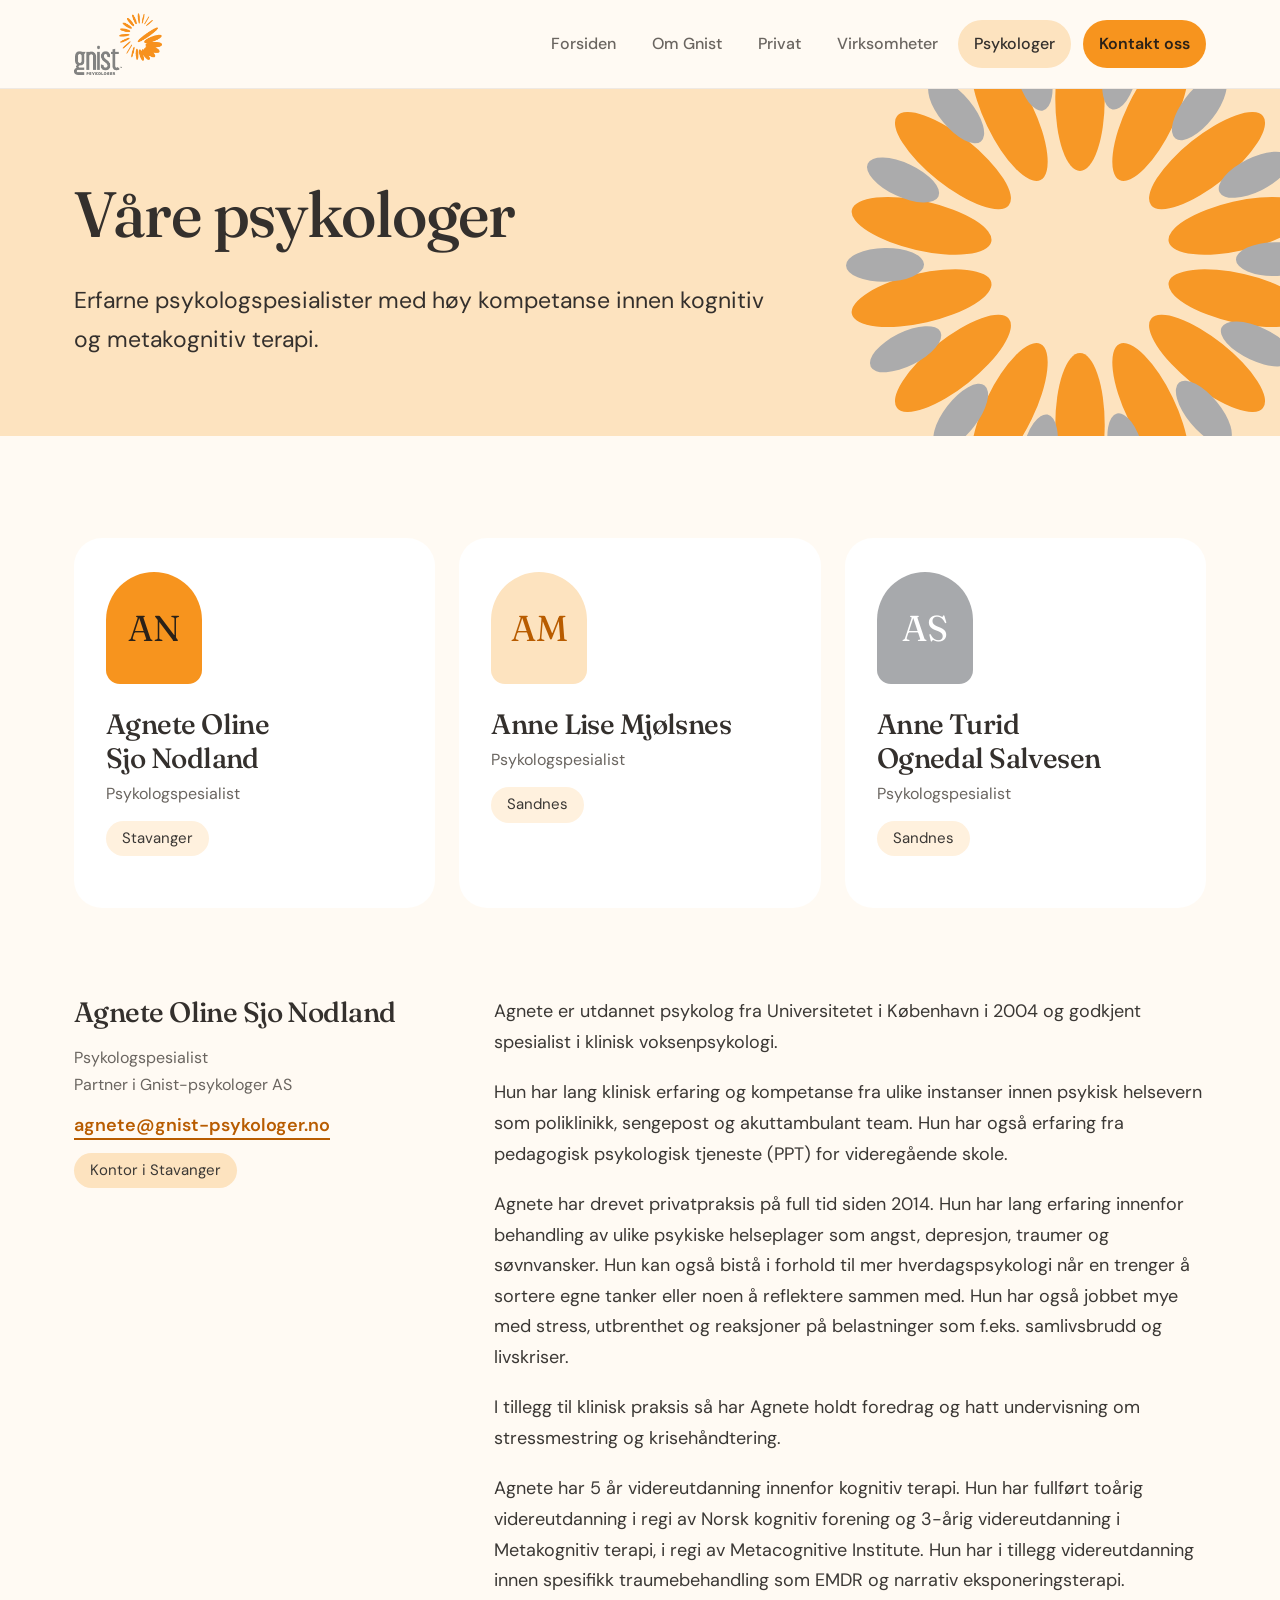
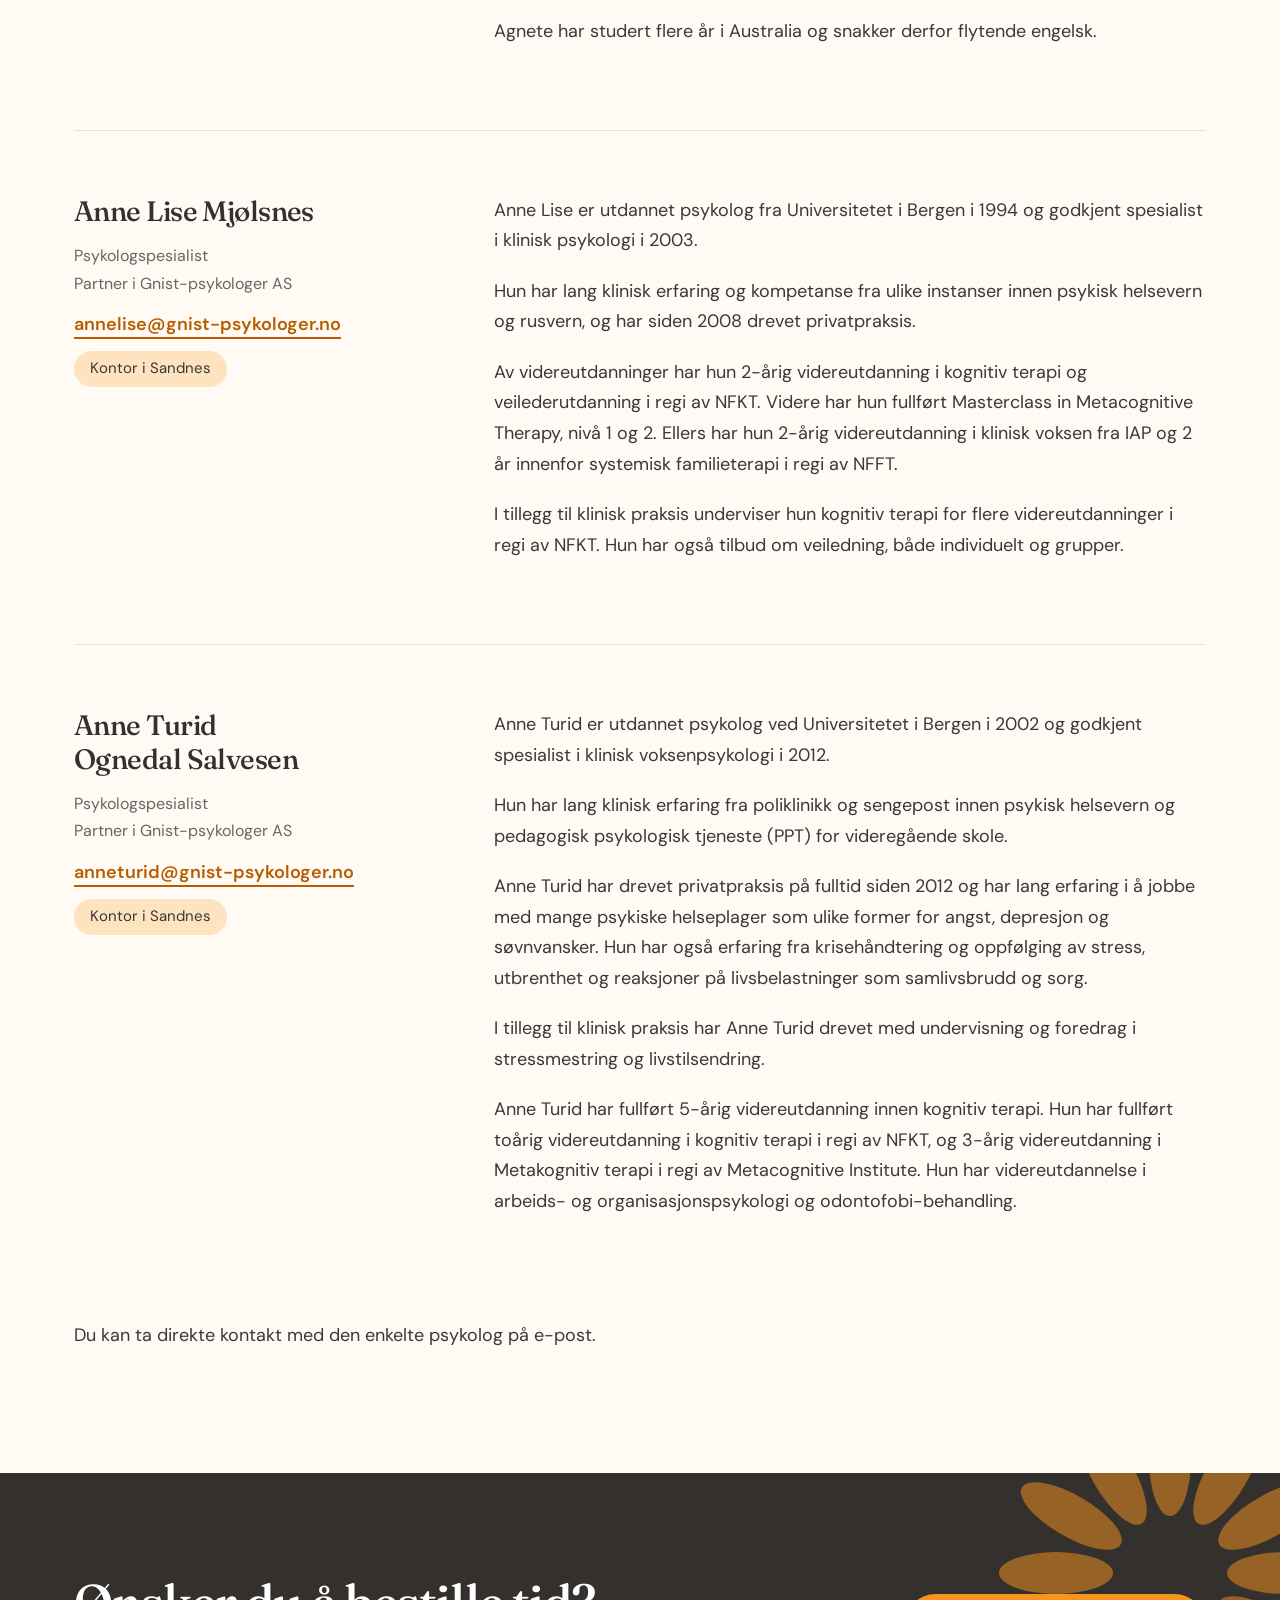
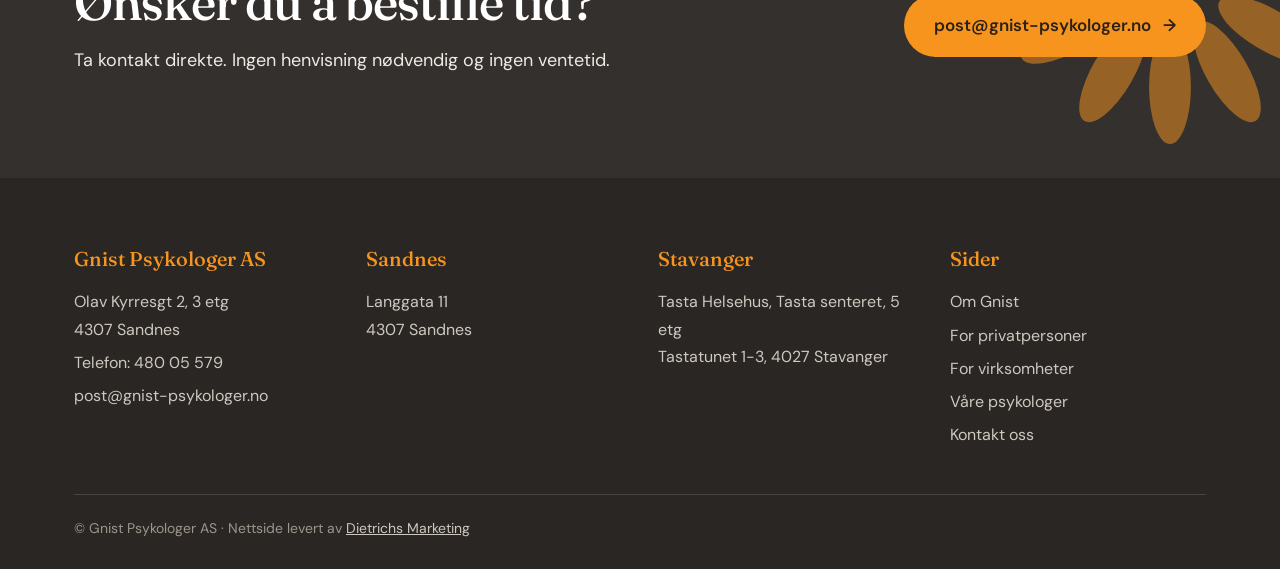
<file: vare-psykologer.html>
<!doctype html>
<html lang="nb">
<head>
<meta charset="utf-8">
<meta name="viewport" content="width=device-width,initial-scale=1">
<title>Våre psykologer – Gnist psykologer</title>
<meta name="description" content="Møt psykologspesialistene i Gnist psykologer: Agnete Oline Sjo Nodland, Anne Lise Mjølsnes og Anne Turid Ognedal Salvesen.">
<meta name="theme-color" content="#F7941E">
<link rel="icon" href="assets/logo.png">
<link rel="preconnect" href="https://fonts.googleapis.com">
<link rel="preconnect" href="https://fonts.gstatic.com" crossorigin>
<link href="https://fonts.googleapis.com/css2?family=DM+Sans:wght@400;500;600&family=Fraunces:ital,opsz,wght@0,9..144,500;1,9..144,500&display=swap" rel="stylesheet">
<link rel="stylesheet" href="style.css?v=2">
<!-- SPORING: kildesiden har ingen analytics/GTM/cookie-banner (sjekket). Ingenting å sette inn her. -->
</head>
<body>
<header class="site-header"><div class="wrap bar">
<a class="logo" href="index.html" aria-label="Gnist psykologer – forsiden"><img src="assets/logo.png" alt="Gnist psykologer" width="165" height="116"></a>
<button class="burger" aria-label="Åpne meny" aria-expanded="false"><span></span><span></span><span></span></button>
<nav class="nav" id="nav" aria-label="Hovedmeny"><button class="drawer-close" aria-label="Lukk meny">&times;</button><a href="index.html">Forsiden</a><a href="om-gnist.html">Om Gnist</a><a href="for-privatpersoner.html">Privat</a><a href="for-virksomheter.html">Virksomheter</a><a href="vare-psykologer.html" aria-current="page">Psykologer</a><a class="pill" href="kontakt-oss.html">Kontakt oss</a></nav>
</div></header>
<div class="scrim"></div>
<main>
<section class="subhero"><div class="art"><svg viewBox="0 0 400 400" xmlns="http://www.w3.org/2000/svg" aria-hidden="true" focusable="false"><ellipse cx="200" cy="75.0" rx="19.0" ry="55.0" fill="#F7941E" transform="rotate(0.0 200 200)"/><ellipse cx="200" cy="75.0" rx="19.0" ry="55.0" fill="#F7941E" transform="rotate(25.714285714285715 200 200)"/><ellipse cx="200" cy="75.0" rx="19.0" ry="55.0" fill="#F7941E" transform="rotate(51.42857142857143 200 200)"/><ellipse cx="200" cy="75.0" rx="19.0" ry="55.0" fill="#F7941E" transform="rotate(77.14285714285714 200 200)"/><ellipse cx="200" cy="75.0" rx="19.0" ry="55.0" fill="#F7941E" transform="rotate(102.85714285714286 200 200)"/><ellipse cx="200" cy="75.0" rx="19.0" ry="55.0" fill="#F7941E" transform="rotate(128.57142857142858 200 200)"/><ellipse cx="200" cy="75.0" rx="19.0" ry="55.0" fill="#F7941E" transform="rotate(154.28571428571428 200 200)"/><ellipse cx="200" cy="75.0" rx="19.0" ry="55.0" fill="#F7941E" transform="rotate(180.0 200 200)"/><ellipse cx="200" cy="75.0" rx="19.0" ry="55.0" fill="#F7941E" transform="rotate(205.71428571428572 200 200)"/><ellipse cx="200" cy="75.0" rx="19.0" ry="55.0" fill="#F7941E" transform="rotate(231.42857142857144 200 200)"/><ellipse cx="200" cy="75.0" rx="19.0" ry="55.0" fill="#F7941E" transform="rotate(257.14285714285717 200 200)"/><ellipse cx="200" cy="75.0" rx="19.0" ry="55.0" fill="#F7941E" transform="rotate(282.8571428571429 200 200)"/><ellipse cx="200" cy="75.0" rx="19.0" ry="55.0" fill="#F7941E" transform="rotate(308.57142857142856 200 200)"/><ellipse cx="200" cy="75.0" rx="19.0" ry="55.0" fill="#F7941E" transform="rotate(334.2857142857143 200 200)"/><ellipse cx="200" cy="50.0" rx="13.0" ry="30.0" fill="#A7A9AC" transform="rotate(12.0 200 200)"/><ellipse cx="200" cy="50.0" rx="13.0" ry="30.0" fill="#A7A9AC" transform="rotate(37.714285714285715 200 200)"/><ellipse cx="200" cy="50.0" rx="13.0" ry="30.0" fill="#A7A9AC" transform="rotate(63.42857142857143 200 200)"/><ellipse cx="200" cy="50.0" rx="13.0" ry="30.0" fill="#A7A9AC" transform="rotate(89.14285714285714 200 200)"/><ellipse cx="200" cy="50.0" rx="13.0" ry="30.0" fill="#A7A9AC" transform="rotate(114.85714285714286 200 200)"/><ellipse cx="200" cy="50.0" rx="13.0" ry="30.0" fill="#A7A9AC" transform="rotate(140.57142857142858 200 200)"/><ellipse cx="200" cy="50.0" rx="13.0" ry="30.0" fill="#A7A9AC" transform="rotate(166.28571428571428 200 200)"/><ellipse cx="200" cy="50.0" rx="13.0" ry="30.0" fill="#A7A9AC" transform="rotate(192.0 200 200)"/><ellipse cx="200" cy="50.0" rx="13.0" ry="30.0" fill="#A7A9AC" transform="rotate(217.71428571428572 200 200)"/><ellipse cx="200" cy="50.0" rx="13.0" ry="30.0" fill="#A7A9AC" transform="rotate(243.42857142857144 200 200)"/><ellipse cx="200" cy="50.0" rx="13.0" ry="30.0" fill="#A7A9AC" transform="rotate(269.14285714285717 200 200)"/><ellipse cx="200" cy="50.0" rx="13.0" ry="30.0" fill="#A7A9AC" transform="rotate(294.8571428571429 200 200)"/><ellipse cx="200" cy="50.0" rx="13.0" ry="30.0" fill="#A7A9AC" transform="rotate(320.57142857142856 200 200)"/><ellipse cx="200" cy="50.0" rx="13.0" ry="30.0" fill="#A7A9AC" transform="rotate(346.2857142857143 200 200)"/></svg></div><div class="wrap"><h1>Våre psykologer</h1><p class="lede">Erfarne psykologspesialister med høy kompetanse innen kognitiv og metakognitiv terapi.</p></div></section>
<section><div class="wrap">
<div class="people" style="margin:0 0 24px">
<div class="pcard"><div class="mono">AN</div><h3>Agnete Oline Sjo Nodland</h3><p class="role">Psykologspesialist</p><span class="where">Stavanger</span></div>
<div class="pcard"><div class="mono">AM</div><h3>Anne Lise Mjølsnes</h3><p class="role">Psykologspesialist</p><span class="where">Sandnes</span></div>
<div class="pcard"><div class="mono">AS</div><h3>Anne Turid Ognedal Salvesen</h3><p class="role">Psykologspesialist</p><span class="where">Sandnes</span></div>
</div>
<article class="person"><div class="person-head"><h3>Agnete Oline Sjo Nodland</h3><p class="role">Psykologspesialist<br>Partner i Gnist-psykologer AS</p><a class="tlink" href="mailto:agnete@gnist-psykologer.no">agnete@gnist-psykologer.no</a><br><span class="where">Kontor i Stavanger</span></div><div class="person-body"><p>Agnete er utdannet psykolog fra Universitetet i København i 2004 og godkjent spesialist i klinisk voksenpsykologi.</p><p>Hun har lang klinisk erfaring og kompetanse fra ulike instanser innen psykisk helsevern som poliklinikk, sengepost og akuttambulant team. Hun har også erfaring fra pedagogisk psykologisk tjeneste (PPT) for videregående skole.</p><p>Agnete har drevet privatpraksis på full tid siden 2014. Hun har lang erfaring innenfor behandling av ulike psykiske helseplager som angst, depresjon, traumer og søvnvansker. Hun kan også bistå i forhold til mer hverdagspsykologi når en trenger å sortere egne tanker eller noen å reflektere sammen med. Hun har også jobbet mye med stress, utbrenthet og reaksjoner på belastninger som f.eks. samlivsbrudd og livskriser.</p><p>I tillegg til klinisk praksis så har Agnete holdt foredrag og hatt undervisning om stressmestring og krisehåndtering.</p><p>Agnete har 5 år videreutdanning innenfor kognitiv terapi. Hun har fullført toårig videreutdanning i regi av Norsk kognitiv forening og 3-årig videreutdanning i Metakognitiv terapi, i regi av Metacognitive Institute. Hun har i tillegg videreutdanning innen spesifikk traumebehandling som EMDR og narrativ eksponeringsterapi.</p><p>Agnete har studert flere år i Australia og snakker derfor flytende engelsk.</p></div></article><article class="person"><div class="person-head"><h3>Anne Lise Mjølsnes</h3><p class="role">Psykologspesialist<br>Partner i Gnist-psykologer AS</p><a class="tlink" href="mailto:annelise@gnist-psykologer.no">annelise@gnist-psykologer.no</a><br><span class="where">Kontor i Sandnes</span></div><div class="person-body"><p>Anne Lise er utdannet psykolog fra Universitetet i Bergen i 1994 og godkjent spesialist i klinisk psykologi i 2003.</p><p>Hun har lang klinisk erfaring og kompetanse fra ulike instanser innen psykisk helsevern og rusvern, og har siden 2008 drevet privatpraksis.</p><p>Av videreutdanninger har hun 2-årig videreutdanning i kognitiv terapi og veilederutdanning i regi av NFKT. Videre har hun fullført Masterclass in Metacognitive Therapy, nivå 1 og 2. Ellers har hun 2-årig videreutdanning i klinisk voksen fra IAP og 2 år innenfor systemisk familieterapi i regi av NFFT.</p><p>I tillegg til klinisk praksis underviser hun kognitiv terapi for flere videreutdanninger i regi av NFKT. Hun har også tilbud om veiledning, både individuelt og grupper.</p></div></article><article class="person"><div class="person-head"><h3>Anne Turid Ognedal Salvesen</h3><p class="role">Psykologspesialist<br>Partner i Gnist-psykologer AS</p><a class="tlink" href="mailto:anneturid@gnist-psykologer.no">anneturid@gnist-psykologer.no</a><br><span class="where">Kontor i Sandnes</span></div><div class="person-body"><p>Anne Turid er utdannet psykolog ved Universitetet i Bergen i 2002 og godkjent spesialist i klinisk voksenpsykologi i 2012.</p><p>Hun har lang klinisk erfaring fra poliklinikk og sengepost innen psykisk helsevern og pedagogisk psykologisk tjeneste (PPT) for videregående skole.</p><p>Anne Turid har drevet privatpraksis på fulltid siden 2012 og har lang erfaring i å jobbe med mange psykiske helseplager som ulike former for angst, depresjon og søvnvansker. Hun har også erfaring fra krisehåndtering og oppfølging av stress, utbrenthet og reaksjoner på livsbelastninger som samlivsbrudd og sorg.</p><p>I tillegg til klinisk praksis har Anne Turid drevet med undervisning og foredrag i stressmestring og livstilsendring.</p><p>Anne Turid har fullført 5-årig videreutdanning innen kognitiv terapi. Hun har fullført toårig videreutdanning i kognitiv terapi i regi av NFKT, og 3-årig videreutdanning i Metakognitiv terapi i regi av Metacognitive Institute. Hun har videreutdannelse i arbeids- og organisasjonspsykologi og odontofobi-behandling.</p></div></article>
<p style="margin-top:20px">Du kan ta direkte kontakt med den enkelte psykolog på e-post.</p></div></section>
<section class="cta"><div class="deco"><svg viewBox="0 0 400 400" xmlns="http://www.w3.org/2000/svg" aria-hidden="true" focusable="false"><ellipse cx="200" cy="80.0" rx="22.0" ry="60.0" fill="#F7941E" transform="rotate(0.0 200 200)"/><ellipse cx="200" cy="80.0" rx="22.0" ry="60.0" fill="#F7941E" transform="rotate(30.0 200 200)"/><ellipse cx="200" cy="80.0" rx="22.0" ry="60.0" fill="#F7941E" transform="rotate(60.0 200 200)"/><ellipse cx="200" cy="80.0" rx="22.0" ry="60.0" fill="#F7941E" transform="rotate(90.0 200 200)"/><ellipse cx="200" cy="80.0" rx="22.0" ry="60.0" fill="#F7941E" transform="rotate(120.0 200 200)"/><ellipse cx="200" cy="80.0" rx="22.0" ry="60.0" fill="#F7941E" transform="rotate(150.0 200 200)"/><ellipse cx="200" cy="80.0" rx="22.0" ry="60.0" fill="#F7941E" transform="rotate(180.0 200 200)"/><ellipse cx="200" cy="80.0" rx="22.0" ry="60.0" fill="#F7941E" transform="rotate(210.0 200 200)"/><ellipse cx="200" cy="80.0" rx="22.0" ry="60.0" fill="#F7941E" transform="rotate(240.0 200 200)"/><ellipse cx="200" cy="80.0" rx="22.0" ry="60.0" fill="#F7941E" transform="rotate(270.0 200 200)"/><ellipse cx="200" cy="80.0" rx="22.0" ry="60.0" fill="#F7941E" transform="rotate(300.0 200 200)"/><ellipse cx="200" cy="80.0" rx="22.0" ry="60.0" fill="#F7941E" transform="rotate(330.0 200 200)"/></svg></div><div class="wrap">
<div><h2>Ønsker du å bestille tid?</h2><p>Ta kontakt direkte. Ingen henvisning nødvendig og ingen ventetid.</p></div>
<a class="btn" href="mailto:post@gnist-psykologer.no?subject=Henvendelse%20fra%20websiden">post@gnist-psykologer.no <span class="arr">→</span></a>
</div></section>
</main>
<footer class="site-footer"><div class="wrap">
<div class="foot">
<div><h4>Gnist Psykologer AS</h4><p>Olav Kyrresgt 2, 3 etg<br>4307 Sandnes</p><a href="tel:+4748005579">Telefon: 480 05 579</a><a href="mailto:post@gnist-psykologer.no?subject=Henvendelse%20fra%20websiden">post@gnist-psykologer.no</a></div>
<div><h4>Sandnes</h4><p>Langgata 11<br>4307 Sandnes</p></div>
<div><h4>Stavanger</h4><p>Tasta Helsehus, Tasta senteret, 5 etg<br>Tastatunet 1-3, 4027 Stavanger</p></div>
<div><h4>Sider</h4><a href="om-gnist.html">Om Gnist</a><a href="for-privatpersoner.html">For privatpersoner</a><a href="for-virksomheter.html">For virksomheter</a><a href="vare-psykologer.html">Våre psykologer</a><a href="kontakt-oss.html">Kontakt oss</a></div>
</div>
<div class="legal">&copy; Gnist Psykologer AS &middot; Nettside levert av <a href="https://dmarketing.no">Dietrichs Marketing</a></div>
</div></footer>
<script src="app.js?v=2"></script>
</body>
</html>
</file>
<file: style.css>
@font-face{font-family:"Apex Sans";src:url(fonts/apexsansmediumt.woff) format("woff");font-weight:500;font-display:swap}

:root{
  /* Gnists egne farger fra logoen: oransje + grå. Resten er toner av disse. */
  --orange:#F7941E;
  --orange-deep:#B85C00;      /* mørk oransje, kun for liten tekst/lenker på lys bunn */
  --apricot:#FDE3BF;          /* lys oransje tone */
  --apricot-soft:#FFF1DE;
  --sand:#FFFAF3;             /* sidebakgrunn */
  --grey:#A7A9AC;             /* logoens grå */
  --grey-logo:#808080;
  --charcoal:#34302D;         /* varm mørk grå */
  --ink:#3b3835;
  --ink-soft:#6a6560;
  --r:28px;
  --max:1180px;
  --serif:"Fraunces",Georgia,serif;
  --sans:"DM Sans",system-ui,-apple-system,"Segoe UI",sans-serif;
}
*{box-sizing:border-box}
html{scroll-behavior:smooth}
body{margin:0;font-family:var(--sans);font-size:18px;line-height:1.7;color:var(--ink);background:var(--sand);overflow-x:hidden;-webkit-font-smoothing:antialiased}
img,svg{max-width:100%;display:block}
a{color:inherit}
h1,h2,h3{font-family:var(--serif);font-weight:500;line-height:1.1;margin:0 0 .5em;letter-spacing:-.02em;color:var(--charcoal)}
h1{font-size:clamp(38px,6.2vw,76px)}
h2{font-size:clamp(30px,4vw,50px)}
h3{font-size:clamp(22px,2.2vw,28px);line-height:1.2}
h1,h2,h3{text-wrap:balance}
h1 em,h2 em{font-style:italic;color:var(--orange)}
p{margin:0 0 1.1em}
.wrap{width:100%;max-width:var(--max);margin:0 auto;padding:0 24px}
.kicker{display:inline-block;font-size:14px;letter-spacing:.12em;text-transform:uppercase;font-weight:600;color:var(--orange-deep);margin:0 0 18px}

/* header */
.site-header{position:sticky;top:0;z-index:50;background:var(--sand);border-bottom:1px solid rgba(52,48,45,.08)}
.bar{display:flex;align-items:center;justify-content:space-between;gap:20px;height:88px}
.logo img{height:clamp(46px,6vw,62px);width:auto;mix-blend-mode:multiply}
.nav{display:flex;align-items:center;gap:4px}
.nav a{text-decoration:none;font-size:16px;font-weight:500;color:var(--ink-soft);padding:10px 16px;border-radius:999px;transition:background .2s,color .2s}
.nav a:hover{background:var(--apricot-soft);color:var(--charcoal)}
.nav a[aria-current="page"]{background:var(--apricot);color:var(--charcoal)}
.nav a.pill{background:var(--orange);color:#2b2118;margin-left:8px;font-weight:600}
.nav a.pill:hover{background:#e8860f}
.burger,.drawer-close{display:none}

.btn{display:inline-flex;align-items:center;gap:12px;font-weight:600;font-size:17px;text-decoration:none;background:var(--orange);color:#2b2118;padding:17px 30px;border-radius:999px;transition:transform .2s,background .2s}
.btn:hover{background:#e8860f;transform:translateY(-2px)}
.btn .arr{transition:transform .2s}
.btn:hover .arr{transform:translateX(4px)}
.btn-dark{background:var(--charcoal);color:#fff}
.btn-dark:hover{background:#000}
.btn-line{background:transparent;border:2px solid var(--charcoal);color:var(--charcoal);padding:15px 28px}
.btn-line:hover{background:var(--charcoal);color:#fff}
.tlink{color:var(--orange-deep);font-weight:600;text-decoration:none;border-bottom:2px solid currentColor;padding-bottom:1px}
.tlink:hover{color:var(--charcoal)}

/* hero */
.hero{position:relative;overflow:hidden;padding:clamp(40px,7vw,96px) 0 clamp(64px,9vw,120px)}
.hero .wrap{position:relative;display:grid;grid-template-columns:minmax(0,7fr) minmax(0,5fr);gap:32px;align-items:center}
.hero-copy{position:relative;z-index:2}
.hero .lede{font-size:clamp(19px,2vw,23px);max-width:34ch;color:var(--ink-soft)}
.hero-actions{display:flex;flex-wrap:wrap;gap:14px;margin:30px 0 28px}
.tags{display:flex;flex-wrap:wrap;gap:10px;list-style:none;padding:0;margin:0}
.tags li{background:var(--apricot);color:var(--charcoal);border-radius:999px;padding:8px 18px;font-size:15px;font-weight:500}
.hero-art{position:relative;aspect-ratio:1/1.05;min-width:0}
.hero-art svg{position:absolute;inset:0;width:100%;height:100%;overflow:visible}

.subhero{background:var(--apricot);position:relative;overflow:hidden;padding:clamp(48px,7vw,96px) 0 clamp(48px,6vw,84px)}
.subhero .wrap{position:relative;z-index:2}
.subhero h1{font-size:clamp(36px,5.5vw,64px);max-width:16ch}
.subhero .lede{font-size:clamp(19px,2vw,23px);max-width:44ch;color:var(--charcoal);margin:0}
.subhero .art{position:absolute;right:-60px;top:50%;transform:translateY(-50%);width:min(46vw,520px);aspect-ratio:1;z-index:1;opacity:.95}
.subhero .art svg{width:100%;height:100%}

section{padding:clamp(60px,8vw,112px) 0}
.tint{background:var(--apricot-soft)}

/* path tiles */
.paths{display:grid;grid-template-columns:repeat(auto-fit,minmax(min(100%,440px),1fr));gap:24px}
.path{position:relative;overflow:hidden;border-radius:var(--r);padding:clamp(32px,4.5vw,56px);min-height:360px;display:flex;flex-direction:column;text-decoration:none}
.path h3{font-size:clamp(28px,3.2vw,40px);margin-bottom:.4em}
.path p{max-width:38ch;margin-bottom:auto}
.path .go{margin-top:30px;display:inline-flex;align-items:center;gap:12px;font-weight:600}
.path .go i{display:inline-flex;align-items:center;justify-content:center;width:46px;height:46px;border-radius:50%;font-style:normal;transition:transform .25s}
.path:hover .go i{transform:translateX(6px)}
.path.a{background:var(--orange);color:#2b2118}
.path.a h3{color:#2b2118}
.path.a .go i{background:#2b2118;color:var(--orange)}
.path.b{background:var(--charcoal);color:#efe9e2}
.path.b h3{color:#fff}
.path.b .go i{background:var(--orange);color:#2b2118}
.path .deco{position:absolute;right:-90px;top:-90px;width:280px;opacity:.28;pointer-events:none}
.path.b .deco{opacity:.5}

/* steps */
.steps{display:grid;grid-template-columns:repeat(auto-fit,minmax(min(100%,300px),1fr));gap:24px;counter-reset:s;margin-top:44px}
.step{background:#fff;border-radius:var(--r);padding:36px 32px;position:relative}
.step::before{counter-increment:s;content:counter(s);display:flex;align-items:center;justify-content:center;width:52px;height:52px;border-radius:50%;background:var(--apricot);color:var(--orange-deep);font-family:var(--serif);font-size:24px;margin-bottom:22px}
.step:nth-child(2)::before{background:var(--orange);color:#2b2118}
.step:nth-child(3)::before{background:var(--charcoal);color:#fff}
.step p{margin:0;color:var(--ink-soft)}

/* competence band */
.band{background:var(--orange);color:#2b2118;position:relative;overflow:hidden}
.band h2{color:#2b2118}
.band .kicker{color:#2b2118}
.band .wrap{display:grid;grid-template-columns:minmax(0,6fr) minmax(0,6fr);gap:clamp(28px,6vw,80px);align-items:center}
.chips{display:flex;flex-wrap:wrap;gap:10px;list-style:none;margin:0;padding:0}
.chips li{background:rgba(255,255,255,.55);border-radius:999px;padding:11px 22px;font-weight:500;font-size:17px}
.band .deco{position:absolute;left:-90px;bottom:-110px;width:360px;opacity:.22;pointer-events:none}

/* people */
.people{display:grid;grid-template-columns:repeat(auto-fit,minmax(min(100%,320px),1fr));gap:24px;margin-top:44px}
.pcard{background:#fff;border-radius:var(--r);padding:34px 32px;display:flex;flex-direction:column;min-width:0}
.mono{width:96px;height:112px;border-radius:48px 48px 14px 14px;display:flex;align-items:center;justify-content:center;font-family:var(--serif);font-size:36px;margin-bottom:24px}
.pcard:nth-child(1) .mono{background:var(--orange);color:#2b2118}
.pcard:nth-child(2) .mono{background:var(--apricot);color:var(--orange-deep)}
.pcard:nth-child(3) .mono{background:var(--grey);color:#fff}
.pcard h3{margin-bottom:.15em}
.pcard .role{color:var(--ink-soft);margin:0 0 14px;font-size:16px}
.pcard .where{display:inline-block;align-self:flex-start;background:var(--apricot-soft);border-radius:999px;padding:5px 16px;font-size:15px;margin-bottom:18px}
.pcard a{word-break:break-word}

/* offices */
.offices{display:grid;grid-template-columns:repeat(auto-fit,minmax(min(100%,340px),1fr));gap:24px}
.office{background:#fff;border-radius:var(--r);padding:36px 34px;border-left:8px solid var(--orange)}
.office:nth-child(2){border-left-color:var(--grey)}
.office h3{margin-bottom:.3em}
.office p{margin:0;color:var(--ink-soft)}

/* generic content */
.two{display:grid;grid-template-columns:minmax(0,5fr) minmax(0,7fr);gap:clamp(28px,6vw,90px);align-items:start}
.two>*{min-width:0}
.prose p{max-width:66ch}
.prose h3{margin-top:1.4em}
.list{list-style:none;margin:0 0 1.2em;padding:0;display:grid;gap:12px}
.list li{position:relative;padding:14px 20px 14px 56px;background:#fff;border-radius:18px}
.list li::before{content:"";position:absolute;left:20px;top:50%;width:18px;height:18px;margin-top:-9px;border-radius:50% 50% 50% 6px;background:var(--orange)}
.cards3{display:grid;grid-template-columns:repeat(auto-fit,minmax(min(100%,320px),1fr));gap:24px}
.cardx{background:#fff;border-radius:var(--r);padding:38px 34px}
.cardx:nth-child(1){border-top:8px solid var(--orange)}
.cardx:nth-child(2){border-top:8px solid var(--charcoal)}
.cardx:nth-child(3){border-top:8px solid var(--grey)}
.cardx p{color:var(--ink-soft)}
.prices{display:grid;grid-template-columns:repeat(auto-fit,minmax(min(100%,260px),1fr));gap:20px;margin:32px 0 16px}
.price{border-radius:var(--r);padding:34px 34px}
.price:nth-child(1){background:var(--orange);color:#2b2118}
.price:nth-child(2){background:var(--charcoal);color:#efe9e2}
.price strong{display:block;font-family:var(--serif);font-weight:500;font-size:clamp(40px,5vw,60px);line-height:1}
.price span{display:block;margin-top:10px;font-size:17px}
.person{display:grid;grid-template-columns:minmax(0,4fr) minmax(0,8fr);gap:clamp(20px,5vw,72px);padding:clamp(36px,5vw,64px) 0;border-top:1px solid rgba(52,48,45,.12)}
.person:first-of-type{border-top:0}
.person-head .role{color:var(--ink-soft);margin:0 0 12px;font-size:16px}
.person-head .where{display:inline-block;background:var(--apricot);border-radius:999px;padding:5px 16px;font-size:15px;margin-top:12px}
.person-body p{max-width:66ch}

/* cta + footer */
.cta{background:var(--charcoal);color:#efe9e2;position:relative;overflow:hidden}
.cta .wrap{position:relative;z-index:2;display:flex;flex-wrap:wrap;align-items:center;justify-content:space-between;gap:30px}
.cta h2{color:#fff;margin:0 0 .3em}
.cta p{margin:0;max-width:46ch}
.cta .deco{position:absolute;right:-80px;top:-90px;width:380px;opacity:.5;pointer-events:none}
.site-footer{background:#2a2623;color:#cfc8c0;padding:64px 0 28px;font-size:16px}
.foot{display:grid;grid-template-columns:repeat(auto-fit,minmax(min(100%,220px),1fr));gap:36px}
.foot h4{font-family:var(--serif);font-weight:500;font-size:20px;color:var(--orange);margin:0 0 12px}
.foot p,.foot a{margin:0 0 6px;color:#cfc8c0;text-decoration:none;display:block}
.foot a:hover{color:#fff}
.legal{margin-top:40px;padding-top:22px;border-top:1px solid #4a443f;font-size:14px;color:#9d958c}
.legal a{display:inline;color:#cfc8c0;text-decoration:underline}

.reveal{opacity:0;transform:translateY(16px);transition:opacity .6s,transform .6s}
.reveal.in{opacity:1;transform:none}
@media (prefers-reduced-motion:reduce){.reveal{opacity:1;transform:none;transition:none}html{scroll-behavior:auto}.btn,.path .go i{transition:none}}

@media (max-width:900px){
  .bar{height:74px}
  .burger{display:flex;flex-direction:column;justify-content:center;gap:6px;width:48px;height:48px;padding:12px;background:none;border:0;cursor:pointer}
  .burger span{display:block;height:3px;border-radius:2px;background:var(--charcoal)}
  .nav{position:fixed;top:0;right:0;bottom:0;width:min(88vw,380px);background:var(--sand);flex-direction:column;align-items:stretch;gap:6px;padding:96px 24px 32px;transform:translateX(100%);transition:transform .3s;z-index:70;box-shadow:-12px 0 30px rgba(0,0,0,.14);visibility:hidden}
  .nav.open{transform:none;visibility:visible}
  .nav a{font-size:19px;padding:16px 20px}
  .nav a.pill{margin:18px 0 0;text-align:center}
  .drawer-close{display:flex;align-items:center;justify-content:center;position:absolute;top:14px;right:16px;width:48px;height:48px;background:none;border:0;font-size:36px;line-height:1;color:var(--charcoal);cursor:pointer}
  .scrim{position:fixed;inset:0;background:rgba(0,0,0,.45);opacity:0;pointer-events:none;transition:opacity .3s;z-index:60}
  .scrim.open{opacity:1;pointer-events:auto}
  .hero .wrap{grid-template-columns:1fr}
  .hero-art{order:-1;aspect-ratio:1/.62;max-width:420px;margin:0 auto -8px;width:100%}
  .subhero .art{width:300px;right:-110px;top:auto;bottom:-70px;transform:none;opacity:.7}
  .band .wrap,.two,.person{grid-template-columns:1fr}
  .hero-actions .btn{width:100%;justify-content:center}
  .cta .wrap{flex-direction:column;align-items:flex-start}
  .path{min-height:300px}
}
</file>
